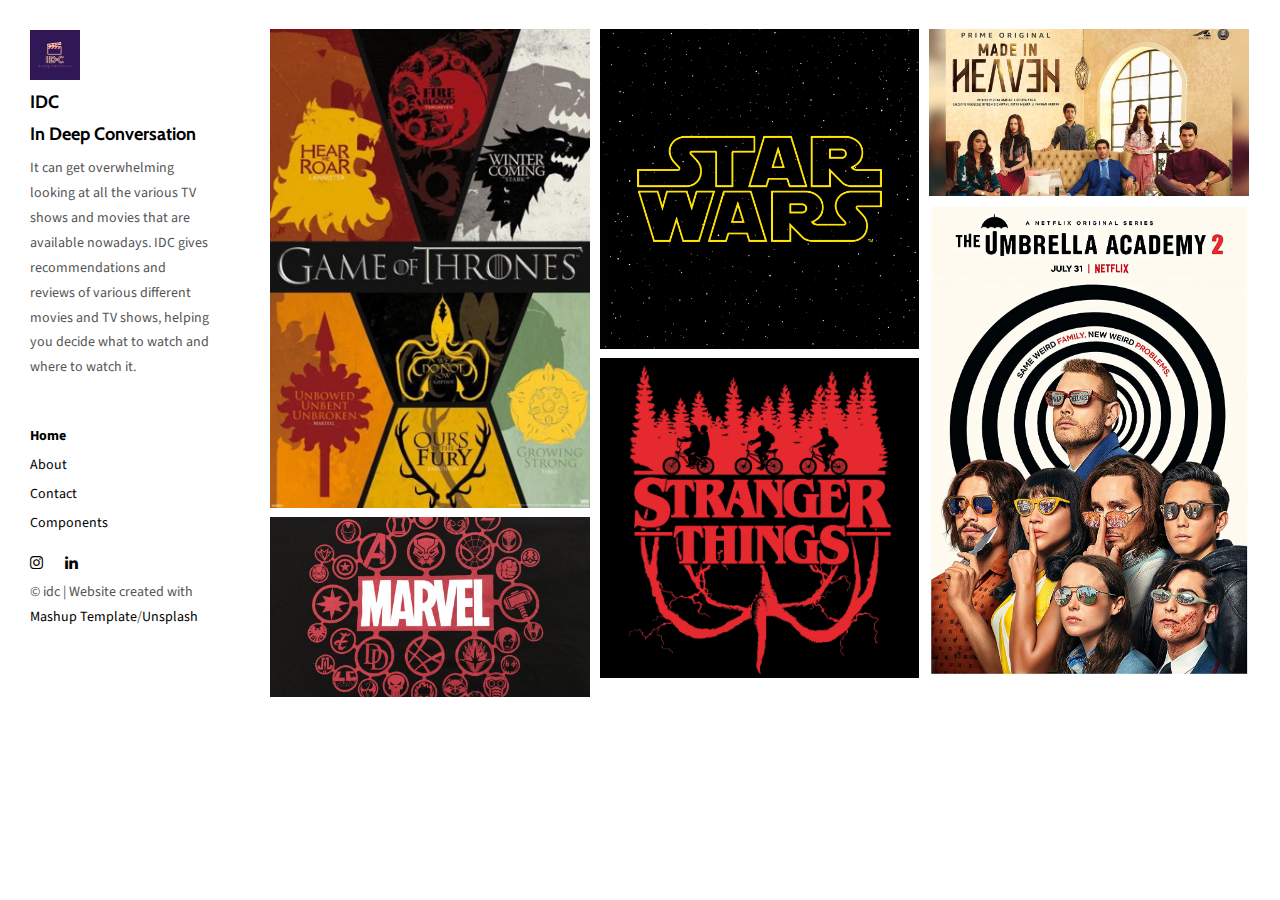
<file: index.html>
<!DOCTYPE html>
<html lang="en">

<head>
  <meta charset="UTF-8">
  <meta content="IE=edge" http-equiv="X-UA-Compatible">
  <meta content="width=device-width,initial-scale=1" name="viewport">
  <meta content="Page description" name="description">
  <meta name="google" content="notranslate" />
  <meta content="Mashup templates have been developped by Orson.io team" name="author">

  <!-- Disable tap highlight on IE -->
  <meta name="msapplication-tap-highlight" content="no">
  
  <link href="./assets/apple-icon-180x180.png" rel="apple-touch-icon">
  <link href="./assets/favicon.ico" rel="icon">



  <title>Title page</title>  

<link href="./main.82cfd66e.css" rel="stylesheet"></head>

<body>

<!-- Add your content of header -->
<header class="">
  <div class="navbar navbar-default visible-xs">
    <button type="button" class="navbar-toggle collapsed">
      <span class="sr-only">Toggle navigation</span>
      <span class="icon-bar"></span>
      <span class="icon-bar"></span>
      <span class="icon-bar"></span>
    </button>
    <a href="./index.html" class="navbar-brand">Mashup Template</a>
  </div>

  <nav class="sidebar">
    <div class="navbar-collapse" id="navbar-collapse">
      <div class="site-header hidden-xs">
          <a class="site-brand" href="./index.html" title="">
            <img class="img-responsive site-logo img-logo" alt="idc-logo" src="./assets/images/idc_logo.jpg">
            IDC<br>In Deep Conversation
          </a>
        <p>It can get overwhelming looking at all the various TV shows and movies that are available nowadays. IDC gives recommendations and reviews of various different movies and TV shows, helping you decide what to watch and where to watch it.</p>
      </div>
      <ul class="nav">
        <li><a href="./index.html" title="">Home</a></li>
        <li><a href="./about.html" title="">About</a></li>
        <!-- <li><a href="./services.html" title="">Services</a></li> -->
        <li><a href="./contact.html" title="">Contact</a></li>
        <li><a href="./components.html" title="">Components</a></li>

      </ul>

      <nav class="nav-footer">
        <p class="nav-footer-social-buttons">
          <a class="fa-icon" href="https://www.instagram.com/indeepconversation/" title="">
            <i class="fa fa-instagram"></i>
          </a>
          <a href="https://www.linkedin.com/in/shagun-johari-966165177/" title="" class="fa-icon">
            <i class="fa fa-linkedin"></i>
          </a>
        </p>
        <p>© idc | Website created with <a href="http://www.mashup-template.com/" title="Create website with free html template">Mashup Template</a>/<a href="https://www.unsplash.com/" title="Beautiful Free Images">Unsplash</a></p>
      </nav>  
    </div> 
  </nav>
</header>
<main class="" id="main-collapse">

<!-- Add your site or app content here -->
 
<div class="hero-full-wrapper">
  <div class="grid">
  <div class="gutter-sizer"></div>
    <div class="grid-sizer"></div>
    
    <div class="grid-item">
      <img class="img-responsive" alt="" src="./assets/images/got.jpg">
      <a href="https://indeepconversation.wixsite.com/idc15/single-post/game-of-thrones-season-8-episode-5-an-episode-full-of-destruction-and-disappointment" class="project-description">
        <div class="project-text-holder">
          <div class="project-text-inner">
            <h3>The Final Episode of Game of Thrones</h3>
            <p>Discover more</p>
          </div>
        </div>
      </a>
    </div>

    
    <div class="grid-item">
      <img class="img-responsive" alt="" src="./assets/images/starwars.webp">
      <a href="https://indeepconversation.wixsite.com/idc15/single-post/first-teaser-of-star-wars-episode-9" class="project-description">
        <div class="project-text-holder">
          <div class="project-text-inner">
            <h3>The New Star Wars Trilogy</h3>
            <p>Discover more</p>
          </div>
        </div>
      </a>
    </div>

    <div class="grid-item">
      <img class="img-responsive" alt="" src="./assets/images/made-in-heaven.jpg">
      <a href="https://indeepconversation.wixsite.com/idc15/single-post/made-in-heaven-2-zoya-akhtar-and-reema-kagti-created-show-coming-back-for-a-second-season" class="project-description">
        <div class="project-text-holder">
          <div class="project-text-inner">
            <h3>Bollywood News:'Made in Heaven'</h3>
            <p>Discover more</p>
          </div>
        </div>
      </a>
    </div>
    <div class="grid-item">
      <img class="img-responsive" alt="" src="./assets/images/umbrella.jpg">
      <a href="https://indeepconversation.wixsite.com/idc15/single-post/binge-watching-the-umbrella-academy" class="project-description">
        <div class="project-text-holder">
          <div class="project-text-inner">
            <h3>Why to Watch The Umbrella Academy</h3>
            <p>Discover more</p>
          </div>
        </div>
      </a>
    </div>
    
    <div class="grid-item">
      <img class="img-responsive" alt="" src="./assets/images/stranger-things.jpg">
      <a href="https://indeepconversation.wixsite.com/idc15/single-post/5-reasons-why-stranger-things-is-worth-watching" class="project-description">
        <div class="project-text-holder">
          <div class="project-text-inner">
            <h3>Why to Watch Stranger Things</h3>
            <p>Discover more</p>
          </div>
        </div>
      </a>
    </div>

    <div class="grid-item">
      <img class="img-responsive" alt="" src="./assets/images/marvel.jpg">
      <a href="https://indeepconversation.wixsite.com/idc15/single-post/the-most-anticipated-year-for-all-marvel-fans" class="project-description">
        <div class="project-text-holder">
          <div class="project-text-inner">
            <h3>Let's Talk About the Marvel Universe</h3>
            <p>Discover more</p>
          </div>
        </div>
      </a>
    </div>
    
  </div>
</div>


<script>
  document.addEventListener("DOMContentLoaded", function (event) {
     masonryBuild();
  });
</script>

</main>

<script>
document.addEventListener("DOMContentLoaded", function (event) {
  navbarToggleSidebar();
  navActivePage();
});
</script>

<!-- Google Analytics: change UA-XXXXX-X to be your site's ID 

<script>
  (function (i, s, o, g, r, a, m) {
    i['GoogleAnalyticsObject'] = r; i[r] = i[r] || function () {
      (i[r].q = i[r].q || []).push(arguments)
    }, i[r].l = 1 * new Date(); a = s.createElement(o),
      m = s.getElementsByTagName(o)[0]; a.async = 1; a.src = g; m.parentNode.insertBefore(a, m)
  })(window, document, 'script', '//www.google-analytics.com/analytics.js', 'ga');
  ga('create', 'UA-XXXXX-X', 'auto');
  ga('send', 'pageview');
</script>

--><script type="text/javascript" src="./main.85741bff.js"></script></body>

</html>
</file>
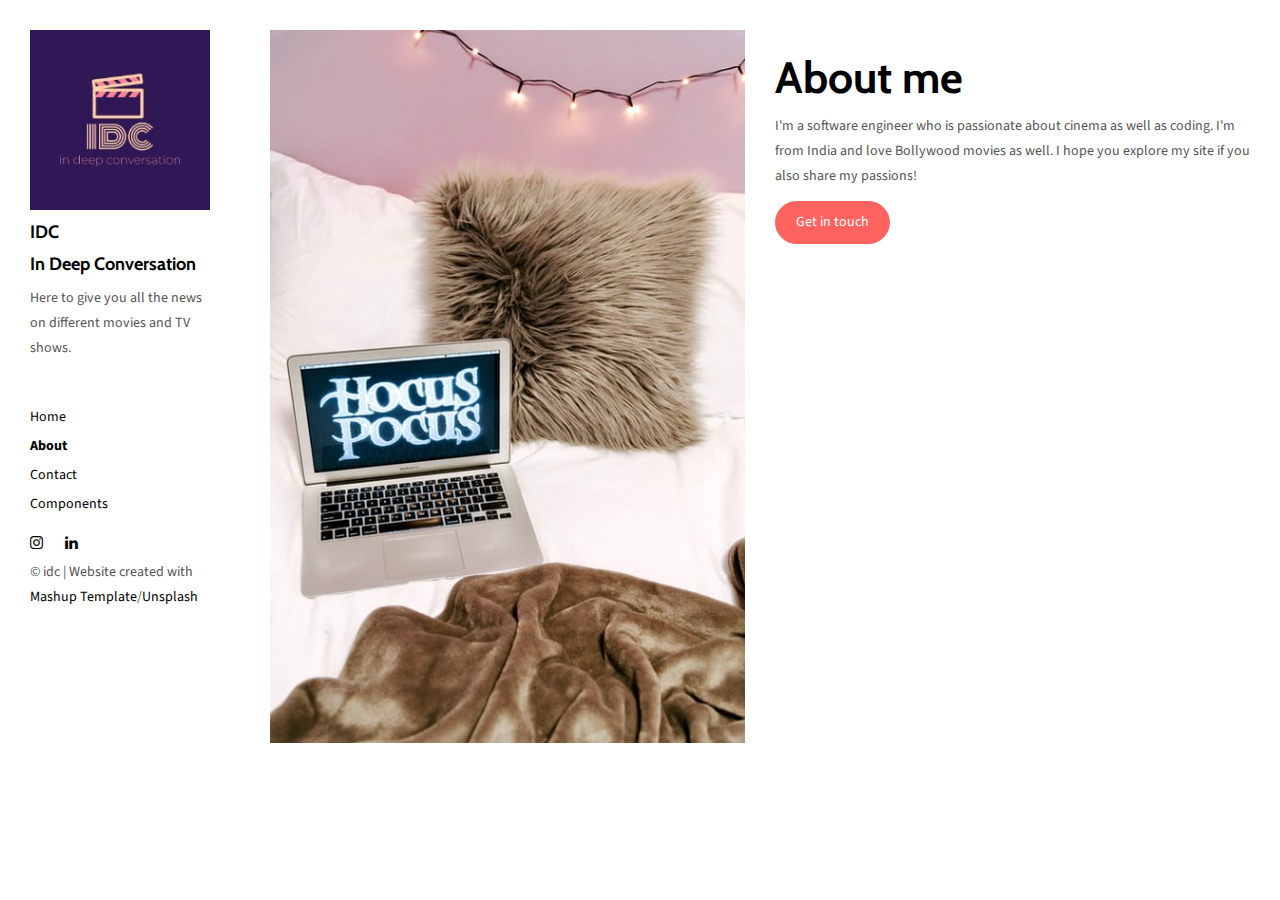
<file: about.html>
<!DOCTYPE html>
<html lang="en">

<head>
  <meta charset="UTF-8">
  <meta content="IE=edge" http-equiv="X-UA-Compatible">
  <meta content="width=device-width,initial-scale=1" name="viewport">
  <meta content="description" name="description">
  <meta name="google" content="notranslate" />
  <meta content="Mashup templates have been developped by Orson.io team" name="author">

  <!-- Disable tap highlight on IE -->
  <meta name="msapplication-tap-highlight" content="no">
  
  <link href="./assets/apple-icon-180x180.png" rel="apple-touch-icon">
  <link href="./assets/favicon.ico" rel="icon">



  <title>Title page</title>  

<link href="./main.82cfd66e.css" rel="stylesheet"></head>

<body>

 <!-- Add your content of header -->
<header class="">
  <div class="navbar navbar-default visible-xs">
    <button type="button" class="navbar-toggle collapsed">
      <span class="sr-only">Toggle navigation</span>
      <span class="icon-bar"></span>
      <span class="icon-bar"></span>
      <span class="icon-bar"></span>
    </button>
    <a href="./index.html" class="navbar-brand">Mashup Template</a>
  </div>

  <nav class="sidebar">
    <div class="navbar-collapse" id="navbar-collapse">
      <div class="site-header hidden-xs">
          <a class="site-brand" href="./index.html" title="">
            <img class="img-responsive site-logo" alt="" src="./assets/images/idc_logo.jpg">
            IDC <br> In Deep Conversation
          </a>
        <p>Here to give you all the news on different movies and TV shows.</p>
      </div>
      <ul class="nav">
        <li><a href="./index.html" title="">Home</a></li>
        <li><a href="./about.html" title="">About</a></li>
        <!-- <li><a href="./services.html" title="">Services</a></li> -->
        <li><a href="./contact.html" title="">Contact</a></li>
        <li><a href="./components.html" title="">Components</a></li>
      </ul>

      <nav class="nav-footer">
        <p class="nav-footer-social-buttons">
          <a class="fa-icon" href="https://www.instagram.com/indeepconversation/" title="">
            <i class="fa fa-instagram"></i>
          </a>
          <a href="https://www.linkedin.com/in/shagun-johari-966165177/" title="" class="fa-icon">
            <i class="fa fa-linkedin"></i>
          </a>
        </p>
        <p>© idc | Website created with <a href="http://www.mashup-template.com/" title="Create website with free html template">Mashup Template</a>/<a href="https://www.unsplash.com/" title="Beautiful Free Images">Unsplash</a></p>
      </nav>  
    </div> 
  </nav>
</header>
<main class="" id="main-collapse">


<div class="row">
  <div class="col-xs-12 col-md-6">
    <img class="img-responsive" alt="" src="./assets/images/about-img.jpg">
  </div>
  <div class="col-xs-12 col-md-6">
    <h1>About me</h1>
    
    <p>I'm a software engineer who is passionate about cinema as well as coding. I'm from India and love Bollywood movies as well. I hope you explore my site if you also share my passions!</p>
        
    <a href="contact.html" class="btn btn-primary" title=""> Get in touch</a>
 </div>
</div>
    
</main>

<script>
document.addEventListener("DOMContentLoaded", function (event) {
  navbarToggleSidebar();
  navActivePage();
});
</script>

<!-- Google Analytics: change UA-XXXXX-X to be your site's ID 

<script>
  (function (i, s, o, g, r, a, m) {
    i['GoogleAnalyticsObject'] = r; i[r] = i[r] || function () {
      (i[r].q = i[r].q || []).push(arguments)
    }, i[r].l = 1 * new Date(); a = s.createElement(o),
      m = s.getElementsByTagName(o)[0]; a.async = 1; a.src = g; m.parentNode.insertBefore(a, m)
  })(window, document, 'script', '//www.google-analytics.com/analytics.js', 'ga');
  ga('create', 'UA-XXXXX-X', 'auto');
  ga('send', 'pageview');
</script>

--> <script type="text/javascript" src="./main.85741bff.js"></script></body>

</html>
</file>
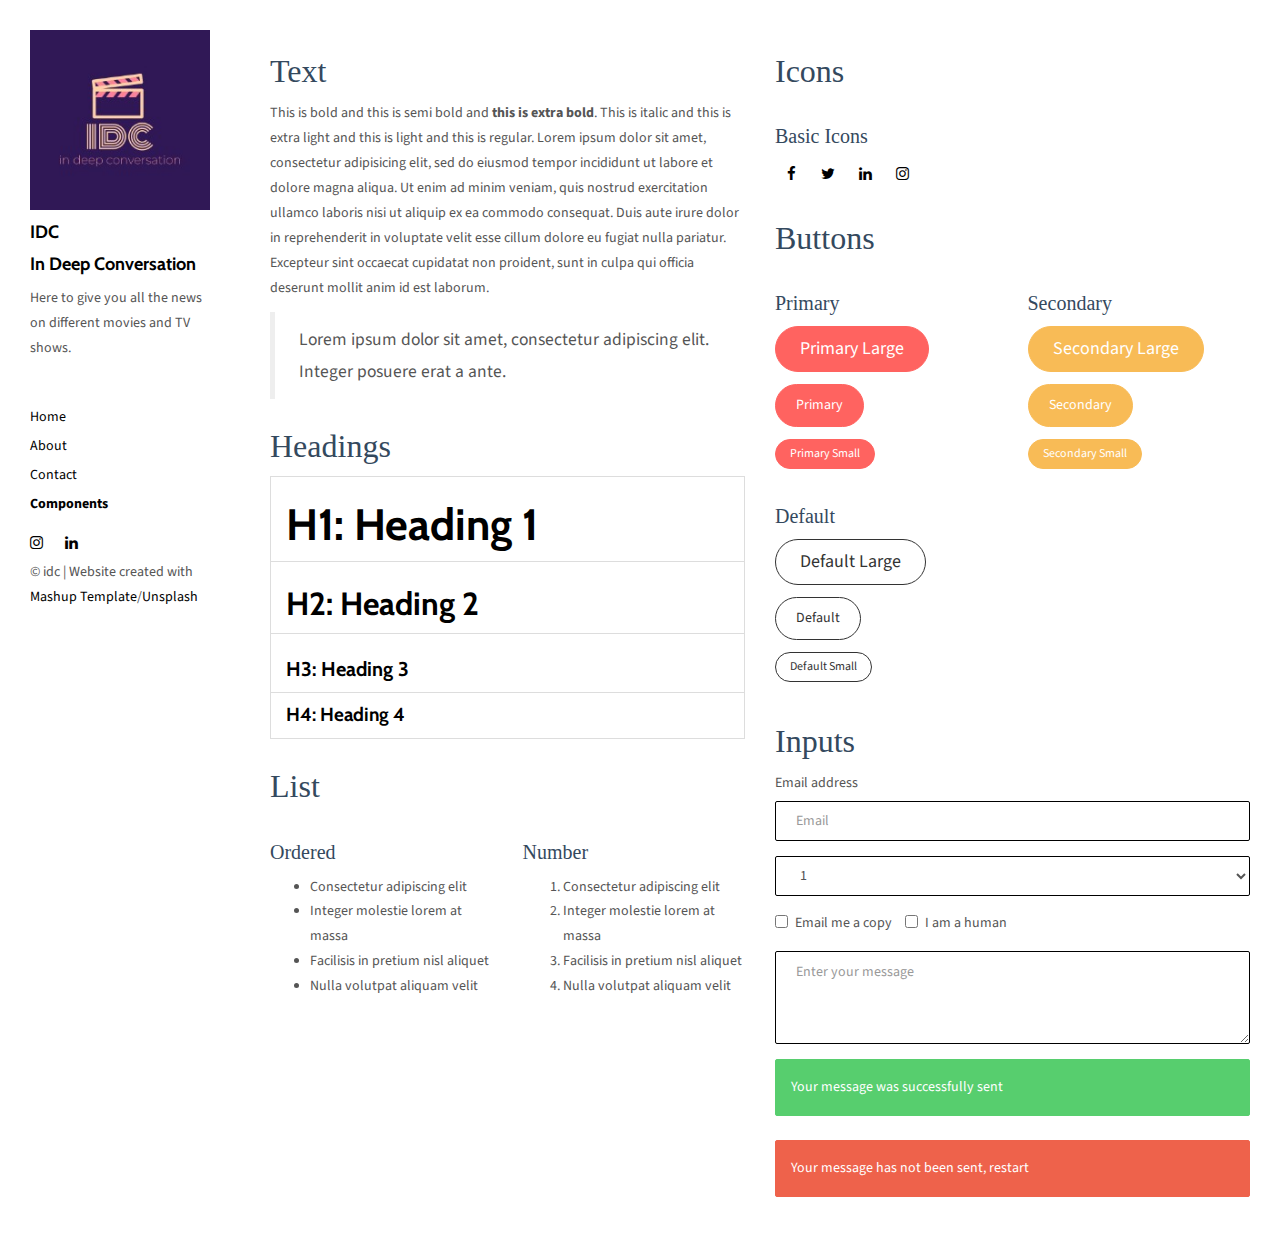
<file: components.html>
<!DOCTYPE html>
<html lang="en">

<head>
  <meta charset="UTF-8">
  <meta content="IE=edge" http-equiv="X-UA-Compatible">
  <meta content="width=device-width,initial-scale=1" name="viewport">
  <meta content="description" name="description">
  <meta name="google" content="notranslate" />
  <meta content="Mashup templates have been developped by Orson.io team" name="author">

  <!-- Disable tap highlight on IE -->
  <meta name="msapplication-tap-highlight" content="no">
  
  <link href="./assets/apple-icon-180x180.png" rel="apple-touch-icon">
  <link href="./assets/favicon.ico" rel="icon">



  <title>Title page</title>  

<link href="./main.82cfd66e.css" rel="stylesheet"></head>

<body>

 <!-- Add your content of header -->
<header class="">
  <div class="navbar navbar-default visible-xs">
    <button type="button" class="navbar-toggle collapsed">
      <span class="sr-only">Toggle navigation</span>
      <span class="icon-bar"></span>
      <span class="icon-bar"></span>
      <span class="icon-bar"></span>
    </button>
    <a href="./index.html" class="navbar-brand">Mashup Template</a>
  </div>

  <nav class="sidebar">
    <div class="navbar-collapse" id="navbar-collapse">
      <div class="site-header hidden-xs">
          <a class="site-brand" href="./index.html" title="">
            <img class="img-responsive site-logo" alt="" src="./assets/images/idc_logo.jpg">
            IDC <br> In Deep Conversation
          </a>
        <p>Here to give you all the news on different movies and TV shows.</p>
      </div>
      <ul class="nav">
        <li><a href="./index.html" title="">Home</a></li>
        <li><a href="./about.html" title="">About</a></li>
        <!-- <li><a href="./services.html" title="">Services</a></li> -->
        <li><a href="./contact.html" title="">Contact</a></li>
        <li><a href="./components.html" title="">Components</a></li>

      </ul>

      <nav class="nav-footer">
        <p class="nav-footer-social-buttons">
          <a class="fa-icon" href="https://www.instagram.com/indeepconversation/" title="">
            <i class="fa fa-instagram"></i>
          </a>
          <a href="https://www.linkedin.com/in/shagun-johari-966165177/" title="" class="fa-icon">
            <i class="fa fa-linkedin"></i>
          </a>
        </p>
        <p>© idc | Website created with <a href="http://www.mashup-template.com/" title="Create website with free html template">Mashup Template</a>/<a href="https://www.unsplash.com/" title="Beautiful Free Images">Unsplash</a></p>
      </nav>  
    </div> 
  </nav>
</header>
<main class="" id="main-collapse">


<!-- Add your site or app content here -->

    <div class="row">
      <div class="col-xs-12 col-md-6">

        <div class="template-example">
          <h2 class="template-title-example">Text</h2>
          <p>This is bold and this is semi bold and <b>this is extra bold</b>. This is italic and this is extra light and this is light
          and this is regular. Lorem ipsum dolor sit amet, consectetur adipisicing elit, sed do eiusmod
          tempor incididunt ut labore et dolore magna aliqua. Ut enim ad minim veniam,
          quis nostrud exercitation ullamco laboris nisi ut aliquip ex ea commodo
          consequat. Duis aute irure dolor in reprehenderit in voluptate velit esse
          cillum dolore eu fugiat nulla pariatur. Excepteur sint occaecat cupidatat non
          proident, sunt in culpa qui officia deserunt mollit anim id est laborum.

          <blockquote>
            <p>Lorem ipsum dolor sit amet, consectetur adipiscing elit. Integer posuere erat a ante.</p>
          </blockquote>
          
          </p>
        </div>

        <div class="template-example">
          <h2 class="template-title-example">Headings</h2>
          
          <table class="table table-bordered">
            <tr><td><h1>H1: Heading 1</h1></td></tr>
            <tr><td><h2>H2: Heading 2</h2></td></tr>
            <tr><td><h3>H3: Heading 3</h3></td></tr>
            <tr><td><h4>H4: Heading 4</h4></td></tr>
          </table>
          
        </div>

        
        <div class="template-example">
          <h2 class="template-title-example">List</h2>
          <div class="row">
            <div class="col-md-6">
              <h3 class="template-title-example">Ordered</h3>
              <ul>
                <li>Consectetur adipiscing elit</li>
                <li>Integer molestie lorem at massa</li>
                <li>Facilisis in pretium nisl aliquet</li>
                <li>Nulla volutpat aliquam velit</li>
              </ul>
            </div>
            <div class="col-md-6">
              <h3 class="template-title-example">Number</h3>
              <ol>
                <li>Consectetur adipiscing elit</li>
                <li>Integer molestie lorem at massa</li>
                <li>Facilisis in pretium nisl aliquet</li>
                <li>Nulla volutpat aliquam velit</li>
              </ol>
            </div>
          </div>
        </div>
        

        
      </div>

      <div class="col-xs-12 col-md-6">
        <div class="template-example">
          <h2 class="template-title-example">Icons</h2>
          
          <div class="row">
            
            <div class="col-md-6">
               <h3 class="template-title-example">Basic Icons</h2>
                <ul class="list-icons">
                  <li>
                    <span class="fa-icon">
                      <i class="fa fa-facebook"></i>
                    </span>
                  </li>
                  <li>
                    <span class="fa-icon">
                      <i class="fa fa-twitter"></i>
                    </span>
                  </li>
                  <li>
                    <span class="fa-icon">
                      <i class="fa fa-linkedin"></i>
                    </span>
                  </li>
                  <li>
                    <span class="fa-icon">
                      <i class="fa fa-instagram"></i>
                    </span>
                  </li>
                </ul>
            </div>

          </div>


          


        </div>

        <div class="template-example">
          <h2 class="template-title-example">Buttons</h2>
          <div class="row">
            <div class="col-md-6">
              <h3 class="template-title-example">Primary</h2>
              <div class="row">
                  <div class="col-md-6">
                  <p><a href="" class="btn btn-primary btn-lg">Primary Large</a></p>
                  <p><a href="" class="btn btn-primary">Primary </a></p>
                  <p><a href="" class="btn btn-primary btn-sm">Primary Small</a></p>
                </div>
              </div>

              <h3 class="template-title-example">Default</h2>
              <div class="row">
                  <div class="col-md-6">
                  <p><a href="" class="btn btn-default btn-lg">Default Large</a></p>
                  <p><a href="" class="btn btn-default">Default </a></p>
                  <p><a href="" class="btn btn-default btn-sm">Default Small</a></p>
                </div>
              </div>

            </div>

            <div class="col-md-6">
              <h3 class="template-title-example">Secondary</h2>
              <div class="row">
                  <div class="col-md-6">
                  <p><a href="" class="btn btn-info btn-lg">Secondary Large</a></p>
                  <p><a href="" class="btn btn-info">Secondary </a></p>
                  <p><a href="" class="btn btn-info btn-sm">Secondary Small</a></p>
                </div>
              </div>
            </div>
          </div>
        </div>
        
        <div class="template-example">
          <h2 class="template-title-example">Inputs</h2>

            <div class="form-group">
              <label for="exampleInputEmail1">Email address</label>
              <input type="email" class="form-control" id="exampleInputEmail1" placeholder="Email">
            </div>

            <div class="form-group">
              <select class="form-control">
                <option>1</option>
                <option>2</option>
                <option>3</option>
                <option>4</option>
                <option>5</option>
              </select>
            </div>

            <div class="form-group">
              <label class="checkbox-inline">
                <input 
                type="checkbox" id="inlineCheckbox1" value="option1"> Email me a copy
              </label>
              <label class="checkbox-inline">
                <input type="checkbox" id="inlineCheckbox2" value="option2"> I am a human
              </label>
            </div>

            <div class="form-group">
              <textarea class="form-control" rows="3" placeholder="Enter your message"></textarea>
            </div>
            
            <div class="alert alert-success" role="alert">Your message was successfully sent</div>
            <div class="alert alert-danger" role="alert">Your message has not been sent, restart</div>
        </div>




      </div>
    </div>
 

</main>

<script>
document.addEventListener("DOMContentLoaded", function (event) {
  navbarToggleSidebar();
  navActivePage();
});
</script>

<!-- Google Analytics: change UA-XXXXX-X to be your site's ID 

<script>
  (function (i, s, o, g, r, a, m) {
    i['GoogleAnalyticsObject'] = r; i[r] = i[r] || function () {
      (i[r].q = i[r].q || []).push(arguments)
    }, i[r].l = 1 * new Date(); a = s.createElement(o),
      m = s.getElementsByTagName(o)[0]; a.async = 1; a.src = g; m.parentNode.insertBefore(a, m)
  })(window, document, 'script', '//www.google-analytics.com/analytics.js', 'ga');
  ga('create', 'UA-XXXXX-X', 'auto');
  ga('send', 'pageview');
</script>

--> <script type="text/javascript" src="./main.85741bff.js"></script></body>

</html>
</file>
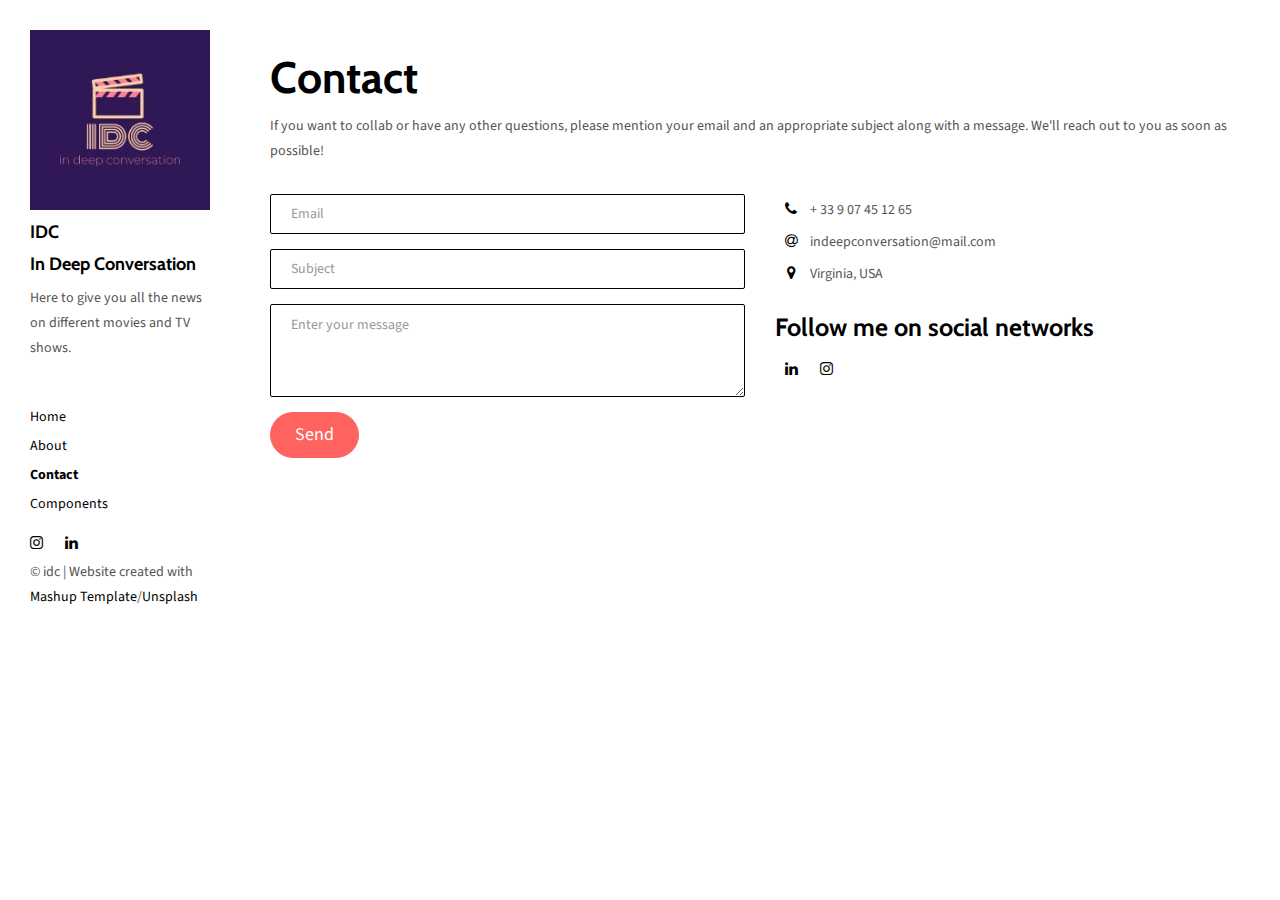
<file: contact.html>
<!DOCTYPE html>
<html lang="en">

<head>
  <meta charset="UTF-8">
  <meta content="IE=edge" http-equiv="X-UA-Compatible">
  <meta content="width=device-width,initial-scale=1" name="viewport">
  <meta content="description" name="description">
  <meta name="google" content="notranslate" />
  <meta content="Mashup templates have been developped by Orson.io team" name="author">

  <!-- Disable tap highlight on IE -->
  <meta name="msapplication-tap-highlight" content="no">
  
  <link href="./assets/apple-icon-180x180.png" rel="apple-touch-icon">
  <link href="./assets/favicon.ico" rel="icon">



  <title>Title page</title>  

<link href="./main.82cfd66e.css" rel="stylesheet"></head>

<body>

 <!-- Add your content of header -->
<header class="">
  <div class="navbar navbar-default visible-xs">
    <button type="button" class="navbar-toggle collapsed">
      <span class="sr-only">Toggle navigation</span>
      <span class="icon-bar"></span>
      <span class="icon-bar"></span>
      <span class="icon-bar"></span>
    </button>
    <a href="./index.html" class="navbar-brand">Mashup Template</a>
  </div>

  <nav class="sidebar">
    <div class="navbar-collapse" id="navbar-collapse">
      <div class="site-header hidden-xs">
          <a class="site-brand" href="./index.html" title="">
            <img class="img-responsive site-logo" alt="" src="./assets/images/idc_logo.jpg">
            IDC <br> In Deep Conversation
          </a>
        <p>Here to give you all the news on different movies and TV shows.</p>
      </div>
      <ul class="nav">
        <li><a href="./index.html" title="">Home</a></li>
        <li><a href="./about.html" title="">About</a></li>
        <!-- <li><a href="./services.html" title="">Services</a></li> -->
        <li><a href="./contact.html" title="">Contact</a></li>
        <li><a href="./components.html" title="">Components</a></li>

      </ul>

      <nav class="nav-footer">
        <p class="nav-footer-social-buttons">
          <a class="fa-icon" href="https://www.instagram.com/indeepconversation/" title="">
            <i class="fa fa-instagram"></i>
          </a>
          <a href="https://www.linkedin.com/in/shagun-johari-966165177/" title="" class="fa-icon">
            <i class="fa fa-linkedin"></i>
          </a>
        </p>
        <p>© idc | Website created with <a href="http://www.mashup-template.com/" title="Create website with free html template">Mashup Template</a>/<a href="https://www.unsplash.com/" title="Beautiful Free Images">Unsplash</a></p>
      </nav>  
    </div> 
  </nav>
</header>
<main class="" id="main-collapse">


<div class="row">
  <div class="col-xs-12">
    <div class="section-container-spacer">
      <h1>Contact</h1>
      <p>If you want to collab or have any other questions, please mention your email and an appropriate subject along with a message. We'll reach out to you as soon as possible!</p>
    </div>
    <div class="section-container-spacer">
       <form action="" class="reveal-content">
          <div class="row">
            <div class="col-md-6">
              <div class="form-group">
                <input type="email" class="form-control" id="email" placeholder="Email">
              </div>
              <div class="form-group">
                <input type="text" class="form-control" id="subject" placeholder="Subject">
              </div>
              <div class="form-group">
                <textarea class="form-control" rows="3" placeholder="Enter your message"></textarea>
              </div>
              <button type="submit" class="btn btn-primary btn-lg">Send</button>
            </div>
            <div class="col-md-6">
              <ul class="list-unstyled address-container">
                <li>
                  <span class="fa-icon">
                    <i class="fa fa-phone" aria-hidden="true"></i>
                  </span>
                  + 33 9 07 45 12 65
                </li>
                <li>
                  <span class="fa-icon">
                    <i class="fa fa-at" aria-hidden="true"></i>
                  </span>
                  indeepconversation@mail.com
                </li>
                <li>
                  <span class="fa-icon">
                    <i class="fa fa fa-map-marker" aria-hidden="true"></i>
                  </span>
                  Virginia, USA
                </li>
              </ul>
              <h3>Follow me on social networks</h3>
              <a href="https://www.linkedin.com/in/shagun-johari-966165177/" title="" class="fa-icon">
                <i class="fa fa-linkedin"></i>
              </a>
              <a class="fa-icon" href="https://www.instagram.com/indeepconversation/" title="">
                <i class="fa fa-instagram"></i>
              </a>
            </div>
          </div>
        </form>
    </div>
  </div>
</div>


</main>

<script>
document.addEventListener("DOMContentLoaded", function (event) {
  navbarToggleSidebar();
  navActivePage();
});
</script>

<!-- Google Analytics: change UA-XXXXX-X to be your site's ID 

<script>
  (function (i, s, o, g, r, a, m) {
    i['GoogleAnalyticsObject'] = r; i[r] = i[r] || function () {
      (i[r].q = i[r].q || []).push(arguments)
    }, i[r].l = 1 * new Date(); a = s.createElement(o),
      m = s.getElementsByTagName(o)[0]; a.async = 1; a.src = g; m.parentNode.insertBefore(a, m)
  })(window, document, 'script', '//www.google-analytics.com/analytics.js', 'ga');
  ga('create', 'UA-XXXXX-X', 'auto');
  ga('send', 'pageview');
</script>

--> <script type="text/javascript" src="./main.85741bff.js"></script></body>

</html>
</file>
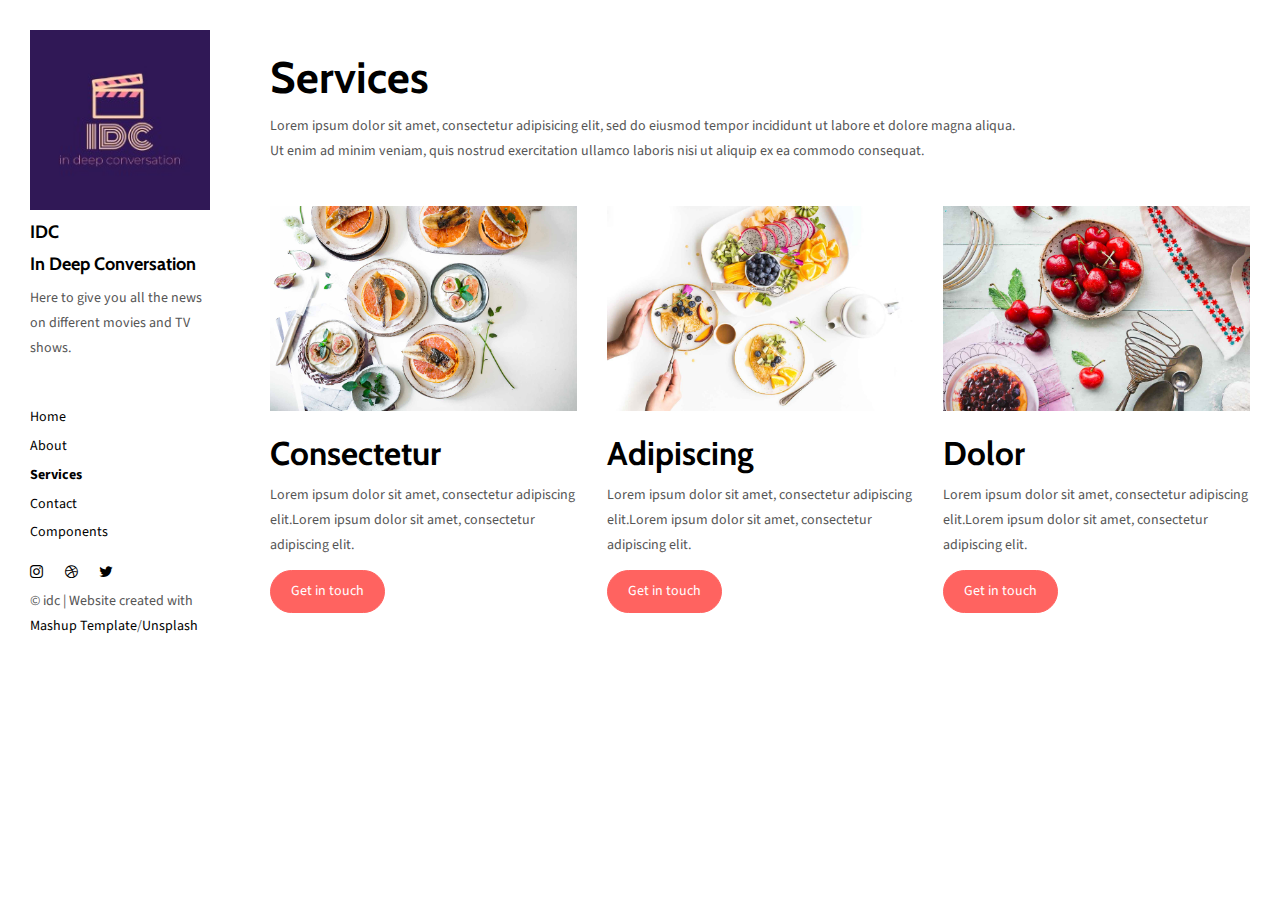
<file: services.html>
<!DOCTYPE html>
<html lang="en">

<head>
  <meta charset="UTF-8">
  <meta content="IE=edge" http-equiv="X-UA-Compatible">
  <meta content="width=device-width,initial-scale=1" name="viewport">
  <meta content="description" name="description">
  <meta name="google" content="notranslate" />
  <meta content="Mashup templates have been developped by Orson.io team" name="author">

  <!-- Disable tap highlight on IE -->
  <meta name="msapplication-tap-highlight" content="no">
  
  <link href="./assets/apple-icon-180x180.png" rel="apple-touch-icon">
  <link href="./assets/favicon.ico" rel="icon">



  <title>Title page</title>  

<link href="./main.82cfd66e.css" rel="stylesheet"></head>

<body>

 <!-- Add your content of header -->
<header class="">
  <div class="navbar navbar-default visible-xs">
    <button type="button" class="navbar-toggle collapsed">
      <span class="sr-only">Toggle navigation</span>
      <span class="icon-bar"></span>
      <span class="icon-bar"></span>
      <span class="icon-bar"></span>
    </button>
    <a href="./index.html" class="navbar-brand">Mashup Template</a>
  </div>

  <nav class="sidebar">
    <div class="navbar-collapse" id="navbar-collapse">
      <div class="site-header hidden-xs">
          <a class="site-brand" href="./index.html" title="">
            <img class="img-responsive site-logo" alt="" src="./assets/images/idc_logo.jpg">
            IDC <br> In Deep Conversation
          </a>
        <p>Here to give you all the news on different movies and TV shows.</p>
      </div>
      <ul class="nav">
        <li><a href="./index.html" title="">Home</a></li>
        <li><a href="./about.html" title="">About</a></li>
        <li><a href="./services.html" title="">Services</a></li>
        <li><a href="./contact.html" title="">Contact</a></li>
        <li><a href="./components.html" title="">Components</a></li>

      </ul>

      <nav class="nav-footer">
        <p class="nav-footer-social-buttons">
          <a class="fa-icon" href="https://www.instagram.com/" title="">
            <i class="fa fa-instagram"></i>
          </a>
          <a class="fa-icon" href="https://dribbble.com/" title="">
            <i class="fa fa-dribbble"></i>
          </a>
          <a class="fa-icon" href="https://twitter.com/" title="">
            <i class="fa fa-twitter"></i>
          </a>
        </p>
        <p>© idc | Website created with <a href="http://www.mashup-template.com/" title="Create website with free html template">Mashup Template</a>/<a href="https://www.unsplash.com/" title="Beautiful Free Images">Unsplash</a></p>
      </nav>  
    </div> 
  </nav>
</header>
<main class="" id="main-collapse">


<div class="row">
  <div class="col-xs-12 section-container-spacer">
    <h1>Services</h1>
    <p>Lorem ipsum dolor sit amet, consectetur adipisicing elit, sed do eiusmod
      tempor incididunt ut labore et dolore magna aliqua. <br>Ut enim ad minim veniam,
      quis nostrud exercitation ullamco laboris nisi ut aliquip ex ea commodo
      consequat.</p>
  </div>

  <div class="col-xs-12 col-md-4 section-container-spacer">
    <img class="img-responsive" alt="" src="./assets/images/img-12.jpg">
    <h2>Consectetur</h2>
    <p>Lorem ipsum dolor sit amet, consectetur adipiscing elit.Lorem ipsum dolor sit amet, consectetur adipiscing elit.</p>
    <a href="./contact.html" class="btn btn-primary" title=""> Get in touch</a>
  </div>

  <div class="col-xs-12 col-md-4 section-container-spacer">
    <img class="img-responsive" alt="" src="./assets/images/img-13.jpg">
    <h2>Adipiscing</h2>
    <p>Lorem ipsum dolor sit amet, consectetur adipiscing elit.Lorem ipsum dolor sit amet, consectetur adipiscing elit.</p>
    <a href="./contact.html" class="btn btn-primary" title=""> Get in touch</a>
  </div>

  <div class="col-xs-12 col-md-4 section-container-spacer">
    <img class="img-responsive" alt="" src="./assets/images/img-14.jpg">
    <h2>Dolor</h2>
    <p>Lorem ipsum dolor sit amet, consectetur adipiscing elit.Lorem ipsum dolor sit amet, consectetur adipiscing elit.</p>
    <a href="./contact.html" class="btn btn-primary" title=""> Get in touch</a>
  </div>

</div>


</main>

<script>
document.addEventListener("DOMContentLoaded", function (event) {
  navbarToggleSidebar();
  navActivePage();
});
</script>

<!-- Google Analytics: change UA-XXXXX-X to be your site's ID 

<script>
  (function (i, s, o, g, r, a, m) {
    i['GoogleAnalyticsObject'] = r; i[r] = i[r] || function () {
      (i[r].q = i[r].q || []).push(arguments)
    }, i[r].l = 1 * new Date(); a = s.createElement(o),
      m = s.getElementsByTagName(o)[0]; a.async = 1; a.src = g; m.parentNode.insertBefore(a, m)
  })(window, document, 'script', '//www.google-analytics.com/analytics.js', 'ga');
  ga('create', 'UA-XXXXX-X', 'auto');
  ga('send', 'pageview');
</script>

--> <script type="text/javascript" src="./main.85741bff.js"></script></body>

</html>
</file>
<file: main.82cfd66e.css>
@import url(https://fonts.googleapis.com/css?family=Cabin:400,700|Source+Sans+Pro:400,700);@import url(https://maxcdn.bootstrapcdn.com/font-awesome/4.7.0/css/font-awesome.min.css);/*!
 * Bootstrap v3.3.7 (http://getbootstrap.com)
 * Copyright 2011-2016 Twitter, Inc.
 * Licensed under MIT (https://github.com/twbs/bootstrap/blob/master/LICENSE)
 */
/*! normalize.css v3.0.3 | MIT License | github.com/necolas/normalize.css */html{font-family:sans-serif;-ms-text-size-adjust:100%;-webkit-text-size-adjust:100%}body{margin:0}article,aside,details,figcaption,figure,footer,header,hgroup,main,menu,nav,section,summary{display:block}audio,canvas,progress,video{display:inline-block;vertical-align:baseline}audio:not([controls]){display:none;height:0}[hidden],template{display:none}a{background-color:transparent}a:active,a:hover{outline:0}abbr[title]{border-bottom:1px dotted}b,strong{font-weight:700}dfn{font-style:italic}h1{font-size:2em;margin:.67em 0}mark{background:#ff0;color:#000}small{font-size:80%}sub,sup{font-size:75%;line-height:0;position:relative;vertical-align:baseline}sup{top:-.5em}sub{bottom:-.25em}img{border:0}svg:not(:root){overflow:hidden}figure{margin:1em 40px}hr{box-sizing:content-box;height:0}pre{overflow:auto}code,kbd,pre,samp{font-family:monospace,monospace;font-size:1em}button,input,optgroup,select,textarea{color:inherit;font:inherit;margin:0}button{overflow:visible}button,select{text-transform:none}button,html input[type=button],input[type=reset],input[type=submit]{-webkit-appearance:button;cursor:pointer}button[disabled],html input[disabled]{cursor:default}button::-moz-focus-inner,input::-moz-focus-inner{border:0;padding:0}input{line-height:normal}input[type=checkbox],input[type=radio]{box-sizing:border-box;padding:0}input[type=number]::-webkit-inner-spin-button,input[type=number]::-webkit-outer-spin-button{height:auto}input[type=search]{-webkit-appearance:textfield;box-sizing:content-box}input[type=search]::-webkit-search-cancel-button,input[type=search]::-webkit-search-decoration{-webkit-appearance:none}fieldset{border:1px solid silver;margin:0 2px;padding:.35em .625em .75em}textarea{overflow:auto}optgroup{font-weight:700}table{border-collapse:collapse;border-spacing:0}td,th{padding:0}

/*! Source: https://github.com/h5bp/html5-boilerplate/blob/master/src/css/main.css */@media print{*,:after,:before{background:transparent!important;color:#000!important;box-shadow:none!important;text-shadow:none!important}a,a:visited{text-decoration:underline}a[href]:after{content:" (" attr(href) ")"}abbr[title]:after{content:" (" attr(title) ")"}a[href^="#"]:after,a[href^="javascript:"]:after{content:""}blockquote,pre{border:1px solid #999;page-break-inside:avoid}thead{display:table-header-group}img,tr{page-break-inside:avoid}img{max-width:100%!important}h2,h3,p{orphans:3;widows:3}h2,h3{page-break-after:avoid}.navbar{display:none}.btn>.caret,.dropup>.btn>.caret{border-top-color:#000!important}.label{border:1px solid #000}.table{border-collapse:collapse!important}.table td,.table th{background-color:#fff!important}.table-bordered td,.table-bordered th{border:1px solid #ddd!important}}*,:after,:before{-webkit-box-sizing:border-box;-moz-box-sizing:border-box;box-sizing:border-box}html{font-size:10px;-webkit-tap-highlight-color:transparent}body{font-family:Source Sans Pro,Helvetica,Arial,sans-serif;font-size:14px;line-height:1.78;color:#555;background-color:#fff}button,input,select,textarea{font-family:inherit;font-size:inherit;line-height:inherit}a{color:#ff6360;text-decoration:none}a:focus,a:hover{color:#ff1814;text-decoration:underline}a:focus{outline:5px auto -webkit-focus-ring-color;outline-offset:-2px}figure{margin:0}img{vertical-align:middle}.img-responsive{display:block;max-width:100%;height:auto}.img-logo{height: 50px; width: 50px;}.img-rounded{border-radius:2px}.img-thumbnail{padding:4px;line-height:1.78;background-color:#fff;border:1px solid #ddd;border-radius:2px;-webkit-transition:all .2s ease-in-out;-o-transition:all .2s ease-in-out;transition:all .2s ease-in-out;display:inline-block;max-width:100%;height:auto}.img-circle{border-radius:50%}hr{margin-top:24px;margin-bottom:24px;border:0;border-top:1px solid #eee}.sr-only{position:absolute;width:1px;height:1px;margin:-1px;padding:0;overflow:hidden;clip:rect(0,0,0,0);border:0}.sr-only-focusable:active,.sr-only-focusable:focus{position:static;width:auto;height:auto;margin:0;overflow:visible;clip:auto}[role=button]{cursor:pointer}.h1,.h2,.h3,.h4,.h5,.h6,h1,h2,h3,h4,h5,h6{font-family:Cabin,Helvetica,Arial,sans-serif;font-weight:700;line-height:1.1;color:#000}.h1 .small,.h1 small,.h2 .small,.h2 small,.h3 .small,.h3 small,.h4 .small,.h4 small,.h5 .small,.h5 small,.h6 .small,.h6 small,h1 .small,h1 small,h2 .small,h2 small,h3 .small,h3 small,h4 .small,h4 small,h5 .small,h5 small,h6 .small,h6 small{font-weight:400;line-height:1;color:#777}.h1,.h2,.h3,h1,h2,h3{margin-top:24px;margin-bottom:12px}.h1 .small,.h1 small,.h2 .small,.h2 small,.h3 .small,.h3 small,h1 .small,h1 small,h2 .small,h2 small,h3 .small,h3 small{font-size:65%}.h4,.h5,.h6,h4,h5,h6{margin-top:12px;margin-bottom:12px}.h4 .small,.h4 small,.h5 .small,.h5 small,.h6 .small,.h6 small,h4 .small,h4 small,h5 .small,h5 small,h6 .small,h6 small{font-size:75%}.h1,h1{font-size:44px}.h2,h2{font-size:33px}.h3,h3{font-size:25px}.h4,h4{font-size:19px}.h5,h5{font-size:14px}.h6,h6{font-size:12px}p{margin:0 0 12px}.lead{margin-bottom:24px;font-size:16px;font-weight:300;line-height:1.4}@media (min-width:768px){.lead{font-size:21px}}.small,small{font-size:85%}.mark,mark{background-color:#fcf8e3;padding:.2em}.text-left{text-align:left}.text-right{text-align:right}.text-center{text-align:center}.text-justify{text-align:justify}.text-nowrap{white-space:nowrap}.text-lowercase{text-transform:lowercase}.initialism,.text-uppercase{text-transform:uppercase}.text-capitalize{text-transform:capitalize}.text-muted{color:#777}.text-primary{color:#ff6360}a.text-primary:focus,a.text-primary:hover{color:#ff312d}.text-success{color:#fff}a.text-success:focus,a.text-success:hover{color:#e6e6e6}.text-info{color:#31708f}a.text-info:focus,a.text-info:hover{color:#245269}.text-warning{color:#8a6d3b}a.text-warning:focus,a.text-warning:hover{color:#66512c}.text-danger{color:#fff}a.text-danger:focus,a.text-danger:hover{color:#e6e6e6}.bg-primary{color:#fff;background-color:#ff6360}a.bg-primary:focus,a.bg-primary:hover{background-color:#ff312d}.bg-success{background-color:#57ce6e}a.bg-success:focus,a.bg-success:hover{background-color:#37bb50}.bg-info{background-color:#d9edf7}a.bg-info:focus,a.bg-info:hover{background-color:#afd9ee}.bg-warning{background-color:#fcf8e3}a.bg-warning:focus,a.bg-warning:hover{background-color:#f7ecb5}.bg-danger{background-color:#ee624b}a.bg-danger:focus,a.bg-danger:hover{background-color:#ea391c}.page-header{padding-bottom:11px;margin:48px 0 24px;border-bottom:1px solid #eee}ol,ul{margin-top:0;margin-bottom:12px}ol ol,ol ul,ul ol,ul ul{margin-bottom:0}.list-inline,.list-unstyled{padding-left:0;list-style:none}.list-inline{margin-left:-5px}.list-inline>li{display:inline-block;padding-left:5px;padding-right:5px}dl{margin-top:0;margin-bottom:24px}dd,dt{line-height:1.78}dt{font-weight:700}dd{margin-left:0}.dl-horizontal dd:after,.dl-horizontal dd:before{content:" ";display:table}.dl-horizontal dd:after{clear:both}@media (min-width:768px){.dl-horizontal dt{float:left;width:160px;clear:left;text-align:right;overflow:hidden;text-overflow:ellipsis;white-space:nowrap}.dl-horizontal dd{margin-left:180px}}abbr[data-original-title],abbr[title]{cursor:help;border-bottom:1px dotted #777}.initialism{font-size:90%}blockquote{padding:12px 24px;margin:0 0 24px;font-size:17.5px;border-left:5px solid #eee}blockquote ol:last-child,blockquote p:last-child,blockquote ul:last-child{margin-bottom:0}blockquote .small,blockquote footer,blockquote small{display:block;font-size:80%;line-height:1.78;color:#777}blockquote .small:before,blockquote footer:before,blockquote small:before{content:"\2014   \A0"}.blockquote-reverse,blockquote.pull-right{padding-right:15px;padding-left:0;border-right:5px solid #eee;border-left:0;text-align:right}.blockquote-reverse .small:before,.blockquote-reverse footer:before,.blockquote-reverse small:before,blockquote.pull-right .small:before,blockquote.pull-right footer:before,blockquote.pull-right small:before{content:""}.blockquote-reverse .small:after,.blockquote-reverse footer:after,.blockquote-reverse small:after,blockquote.pull-right .small:after,blockquote.pull-right footer:after,blockquote.pull-right small:after{content:"\A0   \2014"}address{margin-bottom:24px;font-style:normal;line-height:1.78}code,kbd,pre,samp{font-family:Menlo,Monaco,Consolas,Courier New,monospace}code{color:#c7254e;background-color:#f9f2f4}code,kbd{padding:2px 4px;font-size:90%;border-radius:2px}kbd{color:#fff;background-color:#333;box-shadow:inset 0 -1px 0 rgba(0,0,0,.25)}kbd kbd{padding:0;font-size:100%;font-weight:700;box-shadow:none}pre{display:block;padding:11.5px;margin:0 0 12px;font-size:13px;line-height:1.78;word-break:break-all;word-wrap:break-word;color:#333;background-color:#f5f5f5;border:1px solid #ccc;border-radius:2px}pre code{padding:0;font-size:inherit;color:inherit;white-space:pre-wrap;background-color:transparent;border-radius:0}.pre-scrollable{max-height:340px;overflow-y:scroll}.container{margin-right:auto;margin-left:auto;padding-left:15px;padding-right:15px}.container:after,.container:before{content:" ";display:table}.container:after{clear:both}@media (min-width:768px){.container{width:750px}}@media (min-width:992px){.container{width:970px}}@media (min-width:1200px){.container{width:1170px}}.container-fluid{margin-right:auto;margin-left:auto;padding-left:15px;padding-right:15px}.container-fluid:after,.container-fluid:before{content:" ";display:table}.container-fluid:after{clear:both}.row{margin-left:-15px;margin-right:-15px}.row:after,.row:before{content:" ";display:table}.row:after{clear:both}.col-lg-1,.col-lg-2,.col-lg-3,.col-lg-4,.col-lg-5,.col-lg-6,.col-lg-7,.col-lg-8,.col-lg-9,.col-lg-10,.col-lg-11,.col-lg-12,.col-md-1,.col-md-2,.col-md-3,.col-md-4,.col-md-5,.col-md-6,.col-md-7,.col-md-8,.col-md-9,.col-md-10,.col-md-11,.col-md-12,.col-sm-1,.col-sm-2,.col-sm-3,.col-sm-4,.col-sm-5,.col-sm-6,.col-sm-7,.col-sm-8,.col-sm-9,.col-sm-10,.col-sm-11,.col-sm-12,.col-xs-1,.col-xs-2,.col-xs-3,.col-xs-4,.col-xs-5,.col-xs-6,.col-xs-7,.col-xs-8,.col-xs-9,.col-xs-10,.col-xs-11,.col-xs-12{position:relative;min-height:1px;padding-left:15px;padding-right:15px}.col-xs-1,.col-xs-2,.col-xs-3,.col-xs-4,.col-xs-5,.col-xs-6,.col-xs-7,.col-xs-8,.col-xs-9,.col-xs-10,.col-xs-11,.col-xs-12{float:left}.col-xs-1{width:8.33333%}.col-xs-2{width:16.66667%}.col-xs-3{width:25%}.col-xs-4{width:33.33333%}.col-xs-5{width:41.66667%}.col-xs-6{width:50%}.col-xs-7{width:58.33333%}.col-xs-8{width:66.66667%}.col-xs-9{width:75%}.col-xs-10{width:83.33333%}.col-xs-11{width:91.66667%}.col-xs-12{width:100%}.col-xs-pull-0{right:auto}.col-xs-pull-1{right:8.33333%}.col-xs-pull-2{right:16.66667%}.col-xs-pull-3{right:25%}.col-xs-pull-4{right:33.33333%}.col-xs-pull-5{right:41.66667%}.col-xs-pull-6{right:50%}.col-xs-pull-7{right:58.33333%}.col-xs-pull-8{right:66.66667%}.col-xs-pull-9{right:75%}.col-xs-pull-10{right:83.33333%}.col-xs-pull-11{right:91.66667%}.col-xs-pull-12{right:100%}.col-xs-push-0{left:auto}.col-xs-push-1{left:8.33333%}.col-xs-push-2{left:16.66667%}.col-xs-push-3{left:25%}.col-xs-push-4{left:33.33333%}.col-xs-push-5{left:41.66667%}.col-xs-push-6{left:50%}.col-xs-push-7{left:58.33333%}.col-xs-push-8{left:66.66667%}.col-xs-push-9{left:75%}.col-xs-push-10{left:83.33333%}.col-xs-push-11{left:91.66667%}.col-xs-push-12{left:100%}.col-xs-offset-0{margin-left:0}.col-xs-offset-1{margin-left:8.33333%}.col-xs-offset-2{margin-left:16.66667%}.col-xs-offset-3{margin-left:25%}.col-xs-offset-4{margin-left:33.33333%}.col-xs-offset-5{margin-left:41.66667%}.col-xs-offset-6{margin-left:50%}.col-xs-offset-7{margin-left:58.33333%}.col-xs-offset-8{margin-left:66.66667%}.col-xs-offset-9{margin-left:75%}.col-xs-offset-10{margin-left:83.33333%}.col-xs-offset-11{margin-left:91.66667%}.col-xs-offset-12{margin-left:100%}@media (min-width:768px){.col-sm-1,.col-sm-2,.col-sm-3,.col-sm-4,.col-sm-5,.col-sm-6,.col-sm-7,.col-sm-8,.col-sm-9,.col-sm-10,.col-sm-11,.col-sm-12{float:left}.col-sm-1{width:8.33333%}.col-sm-2{width:16.66667%}.col-sm-3{width:25%}.col-sm-4{width:33.33333%}.col-sm-5{width:41.66667%}.col-sm-6{width:50%}.col-sm-7{width:58.33333%}.col-sm-8{width:66.66667%}.col-sm-9{width:75%}.col-sm-10{width:83.33333%}.col-sm-11{width:91.66667%}.col-sm-12{width:100%}.col-sm-pull-0{right:auto}.col-sm-pull-1{right:8.33333%}.col-sm-pull-2{right:16.66667%}.col-sm-pull-3{right:25%}.col-sm-pull-4{right:33.33333%}.col-sm-pull-5{right:41.66667%}.col-sm-pull-6{right:50%}.col-sm-pull-7{right:58.33333%}.col-sm-pull-8{right:66.66667%}.col-sm-pull-9{right:75%}.col-sm-pull-10{right:83.33333%}.col-sm-pull-11{right:91.66667%}.col-sm-pull-12{right:100%}.col-sm-push-0{left:auto}.col-sm-push-1{left:8.33333%}.col-sm-push-2{left:16.66667%}.col-sm-push-3{left:25%}.col-sm-push-4{left:33.33333%}.col-sm-push-5{left:41.66667%}.col-sm-push-6{left:50%}.col-sm-push-7{left:58.33333%}.col-sm-push-8{left:66.66667%}.col-sm-push-9{left:75%}.col-sm-push-10{left:83.33333%}.col-sm-push-11{left:91.66667%}.col-sm-push-12{left:100%}.col-sm-offset-0{margin-left:0}.col-sm-offset-1{margin-left:8.33333%}.col-sm-offset-2{margin-left:16.66667%}.col-sm-offset-3{margin-left:25%}.col-sm-offset-4{margin-left:33.33333%}.col-sm-offset-5{margin-left:41.66667%}.col-sm-offset-6{margin-left:50%}.col-sm-offset-7{margin-left:58.33333%}.col-sm-offset-8{margin-left:66.66667%}.col-sm-offset-9{margin-left:75%}.col-sm-offset-10{margin-left:83.33333%}.col-sm-offset-11{margin-left:91.66667%}.col-sm-offset-12{margin-left:100%}}@media (min-width:992px){.col-md-1,.col-md-2,.col-md-3,.col-md-4,.col-md-5,.col-md-6,.col-md-7,.col-md-8,.col-md-9,.col-md-10,.col-md-11,.col-md-12{float:left}.col-md-1{width:8.33333%}.col-md-2{width:16.66667%}.col-md-3{width:25%}.col-md-4{width:33.33333%}.col-md-5{width:41.66667%}.col-md-6{width:50%}.col-md-7{width:58.33333%}.col-md-8{width:66.66667%}.col-md-9{width:75%}.col-md-10{width:83.33333%}.col-md-11{width:91.66667%}.col-md-12{width:100%}.col-md-pull-0{right:auto}.col-md-pull-1{right:8.33333%}.col-md-pull-2{right:16.66667%}.col-md-pull-3{right:25%}.col-md-pull-4{right:33.33333%}.col-md-pull-5{right:41.66667%}.col-md-pull-6{right:50%}.col-md-pull-7{right:58.33333%}.col-md-pull-8{right:66.66667%}.col-md-pull-9{right:75%}.col-md-pull-10{right:83.33333%}.col-md-pull-11{right:91.66667%}.col-md-pull-12{right:100%}.col-md-push-0{left:auto}.col-md-push-1{left:8.33333%}.col-md-push-2{left:16.66667%}.col-md-push-3{left:25%}.col-md-push-4{left:33.33333%}.col-md-push-5{left:41.66667%}.col-md-push-6{left:50%}.col-md-push-7{left:58.33333%}.col-md-push-8{left:66.66667%}.col-md-push-9{left:75%}.col-md-push-10{left:83.33333%}.col-md-push-11{left:91.66667%}.col-md-push-12{left:100%}.col-md-offset-0{margin-left:0}.col-md-offset-1{margin-left:8.33333%}.col-md-offset-2{margin-left:16.66667%}.col-md-offset-3{margin-left:25%}.col-md-offset-4{margin-left:33.33333%}.col-md-offset-5{margin-left:41.66667%}.col-md-offset-6{margin-left:50%}.col-md-offset-7{margin-left:58.33333%}.col-md-offset-8{margin-left:66.66667%}.col-md-offset-9{margin-left:75%}.col-md-offset-10{margin-left:83.33333%}.col-md-offset-11{margin-left:91.66667%}.col-md-offset-12{margin-left:100%}}@media (min-width:1200px){.col-lg-1,.col-lg-2,.col-lg-3,.col-lg-4,.col-lg-5,.col-lg-6,.col-lg-7,.col-lg-8,.col-lg-9,.col-lg-10,.col-lg-11,.col-lg-12{float:left}.col-lg-1{width:8.33333%}.col-lg-2{width:16.66667%}.col-lg-3{width:25%}.col-lg-4{width:33.33333%}.col-lg-5{width:41.66667%}.col-lg-6{width:50%}.col-lg-7{width:58.33333%}.col-lg-8{width:66.66667%}.col-lg-9{width:75%}.col-lg-10{width:83.33333%}.col-lg-11{width:91.66667%}.col-lg-12{width:100%}.col-lg-pull-0{right:auto}.col-lg-pull-1{right:8.33333%}.col-lg-pull-2{right:16.66667%}.col-lg-pull-3{right:25%}.col-lg-pull-4{right:33.33333%}.col-lg-pull-5{right:41.66667%}.col-lg-pull-6{right:50%}.col-lg-pull-7{right:58.33333%}.col-lg-pull-8{right:66.66667%}.col-lg-pull-9{right:75%}.col-lg-pull-10{right:83.33333%}.col-lg-pull-11{right:91.66667%}.col-lg-pull-12{right:100%}.col-lg-push-0{left:auto}.col-lg-push-1{left:8.33333%}.col-lg-push-2{left:16.66667%}.col-lg-push-3{left:25%}.col-lg-push-4{left:33.33333%}.col-lg-push-5{left:41.66667%}.col-lg-push-6{left:50%}.col-lg-push-7{left:58.33333%}.col-lg-push-8{left:66.66667%}.col-lg-push-9{left:75%}.col-lg-push-10{left:83.33333%}.col-lg-push-11{left:91.66667%}.col-lg-push-12{left:100%}.col-lg-offset-0{margin-left:0}.col-lg-offset-1{margin-left:8.33333%}.col-lg-offset-2{margin-left:16.66667%}.col-lg-offset-3{margin-left:25%}.col-lg-offset-4{margin-left:33.33333%}.col-lg-offset-5{margin-left:41.66667%}.col-lg-offset-6{margin-left:50%}.col-lg-offset-7{margin-left:58.33333%}.col-lg-offset-8{margin-left:66.66667%}.col-lg-offset-9{margin-left:75%}.col-lg-offset-10{margin-left:83.33333%}.col-lg-offset-11{margin-left:91.66667%}.col-lg-offset-12{margin-left:100%}}table{background-color:transparent}caption{padding-top:8px;padding-bottom:8px;color:#777}caption,th{text-align:left}.table{width:100%;max-width:100%;margin-bottom:24px}.table>tbody>tr>td,.table>tbody>tr>th,.table>tfoot>tr>td,.table>tfoot>tr>th,.table>thead>tr>td,.table>thead>tr>th{padding:8px;line-height:1.78;vertical-align:top;border-top:1px solid #ddd}.table>thead>tr>th{vertical-align:bottom;border-bottom:2px solid #ddd}.table>caption+thead>tr:first-child>td,.table>caption+thead>tr:first-child>th,.table>colgroup+thead>tr:first-child>td,.table>colgroup+thead>tr:first-child>th,.table>thead:first-child>tr:first-child>td,.table>thead:first-child>tr:first-child>th{border-top:0}.table>tbody+tbody{border-top:2px solid #ddd}.table .table{background-color:#fff}.table-condensed>tbody>tr>td,.table-condensed>tbody>tr>th,.table-condensed>tfoot>tr>td,.table-condensed>tfoot>tr>th,.table-condensed>thead>tr>td,.table-condensed>thead>tr>th{padding:5px}.table-bordered,.table-bordered>tbody>tr>td,.table-bordered>tbody>tr>th,.table-bordered>tfoot>tr>td,.table-bordered>tfoot>tr>th,.table-bordered>thead>tr>td,.table-bordered>thead>tr>th{border:1px solid #ddd}.table-bordered>thead>tr>td,.table-bordered>thead>tr>th{border-bottom-width:2px}.table-striped>tbody>tr:nth-of-type(odd){background-color:#f9f9f9}.table-hover>tbody>tr:hover{background-color:#f5f5f5}table col[class*=col-]{position:static;float:none;display:table-column}table td[class*=col-],table th[class*=col-]{position:static;float:none;display:table-cell}.table>tbody>tr.active>td,.table>tbody>tr.active>th,.table>tbody>tr>td.active,.table>tbody>tr>th.active,.table>tfoot>tr.active>td,.table>tfoot>tr.active>th,.table>tfoot>tr>td.active,.table>tfoot>tr>th.active,.table>thead>tr.active>td,.table>thead>tr.active>th,.table>thead>tr>td.active,.table>thead>tr>th.active{background-color:#f5f5f5}.table-hover>tbody>tr.active:hover>td,.table-hover>tbody>tr.active:hover>th,.table-hover>tbody>tr:hover>.active,.table-hover>tbody>tr>td.active:hover,.table-hover>tbody>tr>th.active:hover{background-color:#e8e8e8}.table>tbody>tr.success>td,.table>tbody>tr.success>th,.table>tbody>tr>td.success,.table>tbody>tr>th.success,.table>tfoot>tr.success>td,.table>tfoot>tr.success>th,.table>tfoot>tr>td.success,.table>tfoot>tr>th.success,.table>thead>tr.success>td,.table>thead>tr.success>th,.table>thead>tr>td.success,.table>thead>tr>th.success{background-color:#57ce6e}.table-hover>tbody>tr.success:hover>td,.table-hover>tbody>tr.success:hover>th,.table-hover>tbody>tr:hover>.success,.table-hover>tbody>tr>td.success:hover,.table-hover>tbody>tr>th.success:hover{background-color:#43c85d}.table>tbody>tr.info>td,.table>tbody>tr.info>th,.table>tbody>tr>td.info,.table>tbody>tr>th.info,.table>tfoot>tr.info>td,.table>tfoot>tr.info>th,.table>tfoot>tr>td.info,.table>tfoot>tr>th.info,.table>thead>tr.info>td,.table>thead>tr.info>th,.table>thead>tr>td.info,.table>thead>tr>th.info{background-color:#d9edf7}.table-hover>tbody>tr.info:hover>td,.table-hover>tbody>tr.info:hover>th,.table-hover>tbody>tr:hover>.info,.table-hover>tbody>tr>td.info:hover,.table-hover>tbody>tr>th.info:hover{background-color:#c4e3f3}.table>tbody>tr.warning>td,.table>tbody>tr.warning>th,.table>tbody>tr>td.warning,.table>tbody>tr>th.warning,.table>tfoot>tr.warning>td,.table>tfoot>tr.warning>th,.table>tfoot>tr>td.warning,.table>tfoot>tr>th.warning,.table>thead>tr.warning>td,.table>thead>tr.warning>th,.table>thead>tr>td.warning,.table>thead>tr>th.warning{background-color:#fcf8e3}.table-hover>tbody>tr.warning:hover>td,.table-hover>tbody>tr.warning:hover>th,.table-hover>tbody>tr:hover>.warning,.table-hover>tbody>tr>td.warning:hover,.table-hover>tbody>tr>th.warning:hover{background-color:#faf2cc}.table>tbody>tr.danger>td,.table>tbody>tr.danger>th,.table>tbody>tr>td.danger,.table>tbody>tr>th.danger,.table>tfoot>tr.danger>td,.table>tfoot>tr.danger>th,.table>tfoot>tr>td.danger,.table>tfoot>tr>th.danger,.table>thead>tr.danger>td,.table>thead>tr.danger>th,.table>thead>tr>td.danger,.table>thead>tr>th.danger{background-color:#ee624b}.table-hover>tbody>tr.danger:hover>td,.table-hover>tbody>tr.danger:hover>th,.table-hover>tbody>tr:hover>.danger,.table-hover>tbody>tr>td.danger:hover,.table-hover>tbody>tr>th.danger:hover{background-color:#ec4e34}.table-responsive{overflow-x:auto;min-height:.01%}@media screen and (max-width:767px){.table-responsive{width:100%;margin-bottom:18px;overflow-y:hidden;-ms-overflow-style:-ms-autohiding-scrollbar;border:1px solid #ddd}.table-responsive>.table{margin-bottom:0}.table-responsive>.table>tbody>tr>td,.table-responsive>.table>tbody>tr>th,.table-responsive>.table>tfoot>tr>td,.table-responsive>.table>tfoot>tr>th,.table-responsive>.table>thead>tr>td,.table-responsive>.table>thead>tr>th{white-space:nowrap}.table-responsive>.table-bordered{border:0}.table-responsive>.table-bordered>tbody>tr>td:first-child,.table-responsive>.table-bordered>tbody>tr>th:first-child,.table-responsive>.table-bordered>tfoot>tr>td:first-child,.table-responsive>.table-bordered>tfoot>tr>th:first-child,.table-responsive>.table-bordered>thead>tr>td:first-child,.table-responsive>.table-bordered>thead>tr>th:first-child{border-left:0}.table-responsive>.table-bordered>tbody>tr>td:last-child,.table-responsive>.table-bordered>tbody>tr>th:last-child,.table-responsive>.table-bordered>tfoot>tr>td:last-child,.table-responsive>.table-bordered>tfoot>tr>th:last-child,.table-responsive>.table-bordered>thead>tr>td:last-child,.table-responsive>.table-bordered>thead>tr>th:last-child{border-right:0}.table-responsive>.table-bordered>tbody>tr:last-child>td,.table-responsive>.table-bordered>tbody>tr:last-child>th,.table-responsive>.table-bordered>tfoot>tr:last-child>td,.table-responsive>.table-bordered>tfoot>tr:last-child>th{border-bottom:0}}fieldset{margin:0;min-width:0}fieldset,legend{padding:0;border:0}legend{display:block;width:100%;margin-bottom:24px;font-size:21px;line-height:inherit;color:#333;border-bottom:1px solid #e5e5e5}label{display:inline-block;max-width:100%;margin-bottom:5px;font-weight:700}input[type=search]{-webkit-box-sizing:border-box;-moz-box-sizing:border-box;box-sizing:border-box}input[type=checkbox],input[type=radio]{margin:4px 0 0;margin-top:1px\9;line-height:normal}input[type=file]{display:block}input[type=range]{display:block;width:100%}select[multiple],select[size]{height:auto}input[type=checkbox]:focus,input[type=file]:focus,input[type=radio]:focus{outline:5px auto -webkit-focus-ring-color;outline-offset:-2px}output{padding-top:9px}.form-control,output{display:block;font-size:14px;line-height:1.78;color:#555}.form-control{width:100%;height:40px;padding:8px 20px;background-color:#fff;background-image:none;border:1px solid #000;border-radius:2px;-webkit-box-shadow:inset 0 1px 1px rgba(0,0,0,.075);box-shadow:inset 0 1px 1px rgba(0,0,0,.075);-webkit-transition:border-color .15s ease-in-out,box-shadow .15s ease-in-out;-o-transition:border-color ease-in-out .15s,box-shadow ease-in-out .15s;transition:border-color .15s ease-in-out,box-shadow .15s ease-in-out}.form-control:focus{border-color:#66afe9;-webkit-box-shadow:inset 0 1px 1px rgba(0,0,0,.075),0 0 8px rgba(102,175,233,.6);box-shadow:inset 0 1px 1px rgba(0,0,0,.075),0 0 8px rgba(102,175,233,.6)}.form-control::-moz-placeholder{color:#999;opacity:1}.form-control:-ms-input-placeholder{color:#999}.form-control::-webkit-input-placeholder{color:#999}.form-control::-ms-expand{border:0;background-color:transparent}.form-control[disabled],.form-control[readonly],fieldset[disabled] .form-control{background-color:#eee;opacity:1}.form-control[disabled],fieldset[disabled] .form-control{cursor:not-allowed}textarea.form-control{height:auto}input[type=search]{-webkit-appearance:none}@media screen and (-webkit-min-device-pixel-ratio:0){input[type=date].form-control,input[type=datetime-local].form-control,input[type=month].form-control,input[type=time].form-control{line-height:40px}.input-group-sm>.input-group-btn>input[type=date].btn,.input-group-sm>.input-group-btn>input[type=datetime-local].btn,.input-group-sm>.input-group-btn>input[type=month].btn,.input-group-sm>.input-group-btn>input[type=time].btn,.input-group-sm>input[type=date].form-control,.input-group-sm>input[type=date].input-group-addon,.input-group-sm>input[type=datetime-local].form-control,.input-group-sm>input[type=datetime-local].input-group-addon,.input-group-sm>input[type=month].form-control,.input-group-sm>input[type=month].input-group-addon,.input-group-sm>input[type=time].form-control,.input-group-sm>input[type=time].input-group-addon,.input-group-sm input[type=date],.input-group-sm input[type=datetime-local],.input-group-sm input[type=month],.input-group-sm input[type=time],input[type=date].input-sm,input[type=datetime-local].input-sm,input[type=month].input-sm,input[type=time].input-sm{line-height:30px}.input-group-lg>.input-group-btn>input[type=date].btn,.input-group-lg>.input-group-btn>input[type=datetime-local].btn,.input-group-lg>.input-group-btn>input[type=month].btn,.input-group-lg>.input-group-btn>input[type=time].btn,.input-group-lg>input[type=date].form-control,.input-group-lg>input[type=date].input-group-addon,.input-group-lg>input[type=datetime-local].form-control,.input-group-lg>input[type=datetime-local].input-group-addon,.input-group-lg>input[type=month].form-control,.input-group-lg>input[type=month].input-group-addon,.input-group-lg>input[type=time].form-control,.input-group-lg>input[type=time].input-group-addon,.input-group-lg input[type=date],.input-group-lg input[type=datetime-local],.input-group-lg input[type=month],.input-group-lg input[type=time],input[type=date].input-lg,input[type=datetime-local].input-lg,input[type=month].input-lg,input[type=time].input-lg{line-height:46px}}.form-group{margin-bottom:15px}.checkbox,.radio{position:relative;display:block;margin-top:10px;margin-bottom:10px}.checkbox label,.radio label{min-height:24px;padding-left:20px;margin-bottom:0;font-weight:400;cursor:pointer}.checkbox-inline input[type=checkbox],.checkbox input[type=checkbox],.radio-inline input[type=radio],.radio input[type=radio]{position:absolute;margin-left:-20px;margin-top:4px\9}.checkbox+.checkbox,.radio+.radio{margin-top:-5px}.checkbox-inline,.radio-inline{position:relative;display:inline-block;padding-left:20px;margin-bottom:0;vertical-align:middle;font-weight:400;cursor:pointer}.checkbox-inline+.checkbox-inline,.radio-inline+.radio-inline{margin-top:0;margin-left:10px}.checkbox-inline.disabled,.checkbox.disabled label,.radio-inline.disabled,.radio.disabled label,fieldset[disabled] .checkbox-inline,fieldset[disabled] .checkbox label,fieldset[disabled] .radio-inline,fieldset[disabled] .radio label,fieldset[disabled] input[type=checkbox],fieldset[disabled] input[type=radio],input[type=checkbox].disabled,input[type=checkbox][disabled],input[type=radio].disabled,input[type=radio][disabled]{cursor:not-allowed}.form-control-static{padding-top:9px;padding-bottom:9px;margin-bottom:0;min-height:38px}.form-control-static.input-lg,.form-control-static.input-sm,.input-group-lg>.form-control-static.form-control,.input-group-lg>.form-control-static.input-group-addon,.input-group-lg>.input-group-btn>.form-control-static.btn,.input-group-sm>.form-control-static.form-control,.input-group-sm>.form-control-static.input-group-addon,.input-group-sm>.input-group-btn>.form-control-static.btn{padding-left:0;padding-right:0}.input-group-sm>.form-control,.input-group-sm>.input-group-addon,.input-group-sm>.input-group-btn>.btn,.input-sm{height:30px;padding:5px 14px;font-size:12px;line-height:1.5;border-radius:2px}.input-group-sm>.input-group-btn>select.btn,.input-group-sm>select.form-control,.input-group-sm>select.input-group-addon,select.input-sm{height:30px;line-height:30px}.input-group-sm>.input-group-btn>select[multiple].btn,.input-group-sm>.input-group-btn>textarea.btn,.input-group-sm>select[multiple].form-control,.input-group-sm>select[multiple].input-group-addon,.input-group-sm>textarea.form-control,.input-group-sm>textarea.input-group-addon,select[multiple].input-sm,textarea.input-sm{height:auto}.form-group-sm .form-control{height:30px;padding:5px 14px;font-size:12px;line-height:1.5;border-radius:2px}.form-group-sm select.form-control{height:30px;line-height:30px}.form-group-sm select[multiple].form-control,.form-group-sm textarea.form-control{height:auto}.form-group-sm .form-control-static{height:30px;min-height:36px;padding:6px 14px;font-size:12px;line-height:1.5}.input-group-lg>.form-control,.input-group-lg>.input-group-addon,.input-group-lg>.input-group-btn>.btn,.input-lg{height:46px;padding:10px 24px;font-size:18px;line-height:1.33333;border-radius:2px}.input-group-lg>.input-group-btn>select.btn,.input-group-lg>select.form-control,.input-group-lg>select.input-group-addon,select.input-lg{height:46px;line-height:46px}.input-group-lg>.input-group-btn>select[multiple].btn,.input-group-lg>.input-group-btn>textarea.btn,.input-group-lg>select[multiple].form-control,.input-group-lg>select[multiple].input-group-addon,.input-group-lg>textarea.form-control,.input-group-lg>textarea.input-group-addon,select[multiple].input-lg,textarea.input-lg{height:auto}.form-group-lg .form-control{height:46px;padding:10px 24px;font-size:18px;line-height:1.33333;border-radius:2px}.form-group-lg select.form-control{height:46px;line-height:46px}.form-group-lg select[multiple].form-control,.form-group-lg textarea.form-control{height:auto}.form-group-lg .form-control-static{height:46px;min-height:42px;padding:11px 24px;font-size:18px;line-height:1.33333}.has-feedback{position:relative}.has-feedback .form-control{padding-right:50px}.form-control-feedback{position:absolute;top:0;right:0;z-index:2;display:block;width:40px;height:40px;line-height:40px;text-align:center;pointer-events:none}.form-group-lg .form-control+.form-control-feedback,.input-group-lg+.form-control-feedback,.input-group-lg>.form-control+.form-control-feedback,.input-group-lg>.input-group-addon+.form-control-feedback,.input-group-lg>.input-group-btn>.btn+.form-control-feedback,.input-lg+.form-control-feedback{width:46px;height:46px;line-height:46px}.form-group-sm .form-control+.form-control-feedback,.input-group-sm+.form-control-feedback,.input-group-sm>.form-control+.form-control-feedback,.input-group-sm>.input-group-addon+.form-control-feedback,.input-group-sm>.input-group-btn>.btn+.form-control-feedback,.input-sm+.form-control-feedback{width:30px;height:30px;line-height:30px}.has-success .checkbox,.has-success .checkbox-inline,.has-success.checkbox-inline label,.has-success.checkbox label,.has-success .control-label,.has-success .help-block,.has-success .radio,.has-success .radio-inline,.has-success.radio-inline label,.has-success.radio label{color:#fff}.has-success .form-control{border-color:#fff;-webkit-box-shadow:inset 0 1px 1px rgba(0,0,0,.075);box-shadow:inset 0 1px 1px rgba(0,0,0,.075)}.has-success .form-control:focus{border-color:#e6e6e6;-webkit-box-shadow:inset 0 1px 1px rgba(0,0,0,.075),0 0 6px #fff;box-shadow:inset 0 1px 1px rgba(0,0,0,.075),0 0 6px #fff}.has-success .input-group-addon{color:#fff;border-color:#fff;background-color:#57ce6e}.has-success .form-control-feedback{color:#fff}.has-warning .checkbox,.has-warning .checkbox-inline,.has-warning.checkbox-inline label,.has-warning.checkbox label,.has-warning .control-label,.has-warning .help-block,.has-warning .radio,.has-warning .radio-inline,.has-warning.radio-inline label,.has-warning.radio label{color:#8a6d3b}.has-warning .form-control{border-color:#8a6d3b;-webkit-box-shadow:inset 0 1px 1px rgba(0,0,0,.075);box-shadow:inset 0 1px 1px rgba(0,0,0,.075)}.has-warning .form-control:focus{border-color:#66512c;-webkit-box-shadow:inset 0 1px 1px rgba(0,0,0,.075),0 0 6px #c0a16b;box-shadow:inset 0 1px 1px rgba(0,0,0,.075),0 0 6px #c0a16b}.has-warning .input-group-addon{color:#8a6d3b;border-color:#8a6d3b;background-color:#fcf8e3}.has-warning .form-control-feedback{color:#8a6d3b}.has-error .checkbox,.has-error .checkbox-inline,.has-error.checkbox-inline label,.has-error.checkbox label,.has-error .control-label,.has-error .help-block,.has-error .radio,.has-error .radio-inline,.has-error.radio-inline label,.has-error.radio label{color:#fff}.has-error .form-control{border-color:#fff;-webkit-box-shadow:inset 0 1px 1px rgba(0,0,0,.075);box-shadow:inset 0 1px 1px rgba(0,0,0,.075)}.has-error .form-control:focus{border-color:#e6e6e6;-webkit-box-shadow:inset 0 1px 1px rgba(0,0,0,.075),0 0 6px #fff;box-shadow:inset 0 1px 1px rgba(0,0,0,.075),0 0 6px #fff}.has-error .input-group-addon{color:#fff;border-color:#fff;background-color:#ee624b}.has-error .form-control-feedback{color:#fff}.has-feedback label~.form-control-feedback{top:29px}.has-feedback label.sr-only~.form-control-feedback{top:0}.help-block{display:block;margin-top:5px;margin-bottom:10px;color:#959595}@media (min-width:768px){.form-inline .form-group{display:inline-block;margin-bottom:0;vertical-align:middle}.form-inline .form-control{display:inline-block;width:auto;vertical-align:middle}.form-inline .form-control-static{display:inline-block}.form-inline .input-group{display:inline-table;vertical-align:middle}.form-inline .input-group .form-control,.form-inline .input-group .input-group-addon,.form-inline .input-group .input-group-btn{width:auto}.form-inline .input-group>.form-control{width:100%}.form-inline .control-label{margin-bottom:0;vertical-align:middle}.form-inline .checkbox,.form-inline .radio{display:inline-block;margin-top:0;margin-bottom:0;vertical-align:middle}.form-inline .checkbox label,.form-inline .radio label{padding-left:0}.form-inline .checkbox input[type=checkbox],.form-inline .radio input[type=radio]{position:relative;margin-left:0}.form-inline .has-feedback .form-control-feedback{top:0}}.form-horizontal .checkbox,.form-horizontal .checkbox-inline,.form-horizontal .radio,.form-horizontal .radio-inline{margin-top:0;margin-bottom:0;padding-top:9px}.form-horizontal .checkbox,.form-horizontal .radio{min-height:33px}.form-horizontal .form-group{margin-left:-15px;margin-right:-15px}.form-horizontal .form-group:after,.form-horizontal .form-group:before{content:" ";display:table}.form-horizontal .form-group:after{clear:both}@media (min-width:768px){.form-horizontal .control-label{text-align:right;margin-bottom:0;padding-top:9px}}.form-horizontal .has-feedback .form-control-feedback{right:15px}@media (min-width:768px){.form-horizontal .form-group-lg .control-label{padding-top:11px;font-size:18px}}@media (min-width:768px){.form-horizontal .form-group-sm .control-label{padding-top:6px;font-size:12px}}.btn{display:inline-block;margin-bottom:0;font-weight:400;text-align:center;vertical-align:middle;touch-action:manipulation;cursor:pointer;background-image:none;border:1px solid transparent;white-space:nowrap;padding:8px 20px;font-size:14px;line-height:1.78;border-radius:50px;-webkit-user-select:none;-moz-user-select:none;-ms-user-select:none;user-select:none}.btn.active.focus,.btn.active:focus,.btn.focus,.btn:active.focus,.btn:active:focus,.btn:focus{outline:5px auto -webkit-focus-ring-color;outline-offset:-2px}.btn.focus,.btn:focus,.btn:hover{color:#333;text-decoration:none}.btn.active,.btn:active{outline:0;background-image:none;-webkit-box-shadow:inset 0 3px 5px rgba(0,0,0,.125);box-shadow:inset 0 3px 5px rgba(0,0,0,.125)}.btn.disabled,.btn[disabled],fieldset[disabled] .btn{cursor:not-allowed;opacity:.65;filter:alpha(opacity=65);-webkit-box-shadow:none;box-shadow:none}a.btn.disabled,fieldset[disabled] a.btn{pointer-events:none}.btn-default{color:#333;background-color:#fff;border-color:#333}.btn-default.focus,.btn-default:focus{color:#333;background-color:#e6e6e6;border-color:#000}.btn-default.active,.btn-default:active,.btn-default:hover,.open>.btn-default.dropdown-toggle{color:#333;background-color:#e6e6e6;border-color:#141414}.btn-default.active.focus,.btn-default.active:focus,.btn-default.active:hover,.btn-default:active.focus,.btn-default:active:focus,.btn-default:active:hover,.open>.btn-default.dropdown-toggle.focus,.open>.btn-default.dropdown-toggle:focus,.open>.btn-default.dropdown-toggle:hover{color:#333;background-color:#d4d4d4;border-color:#000}.btn-default.active,.btn-default:active,.open>.btn-default.dropdown-toggle{background-image:none}.btn-default.disabled.focus,.btn-default.disabled:focus,.btn-default.disabled:hover,.btn-default[disabled].focus,.btn-default[disabled]:focus,.btn-default[disabled]:hover,fieldset[disabled] .btn-default.focus,fieldset[disabled] .btn-default:focus,fieldset[disabled] .btn-default:hover{background-color:#fff;border-color:#333}.btn-default .badge{color:#fff;background-color:#333}.btn-primary{color:#fff;background-color:#ff6360;border-color:#ff6360}.btn-primary.focus,.btn-primary:focus{color:#fff;background-color:#ff312d;border-color:#e00400}.btn-primary.active,.btn-primary:active,.btn-primary:hover,.open>.btn-primary.dropdown-toggle{color:#fff;background-color:#ff312d;border-color:#ff2723}.btn-primary.active.focus,.btn-primary.active:focus,.btn-primary.active:hover,.btn-primary:active.focus,.btn-primary:active:focus,.btn-primary:active:hover,.open>.btn-primary.dropdown-toggle.focus,.open>.btn-primary.dropdown-toggle:focus,.open>.btn-primary.dropdown-toggle:hover{color:#fff;background-color:#ff0e09;border-color:#e00400}.btn-primary.active,.btn-primary:active,.open>.btn-primary.dropdown-toggle{background-image:none}.btn-primary.disabled.focus,.btn-primary.disabled:focus,.btn-primary.disabled:hover,.btn-primary[disabled].focus,.btn-primary[disabled]:focus,.btn-primary[disabled]:hover,fieldset[disabled] .btn-primary.focus,fieldset[disabled] .btn-primary:focus,fieldset[disabled] .btn-primary:hover{background-color:#ff6360;border-color:#ff6360}.btn-primary .badge{color:#ff6360;background-color:#fff}.btn-success{color:#fff;background-color:#5cb85c;border-color:#5cb85c}.btn-success.focus,.btn-success:focus{color:#fff;background-color:#449d44;border-color:#2d672d}.btn-success.active,.btn-success:active,.btn-success:hover,.open>.btn-success.dropdown-toggle{color:#fff;background-color:#449d44;border-color:#419641}.btn-success.active.focus,.btn-success.active:focus,.btn-success.active:hover,.btn-success:active.focus,.btn-success:active:focus,.btn-success:active:hover,.open>.btn-success.dropdown-toggle.focus,.open>.btn-success.dropdown-toggle:focus,.open>.btn-success.dropdown-toggle:hover{color:#fff;background-color:#398439;border-color:#2d672d}.btn-success.active,.btn-success:active,.open>.btn-success.dropdown-toggle{background-image:none}.btn-success.disabled.focus,.btn-success.disabled:focus,.btn-success.disabled:hover,.btn-success[disabled].focus,.btn-success[disabled]:focus,.btn-success[disabled]:hover,fieldset[disabled] .btn-success.focus,fieldset[disabled] .btn-success:focus,fieldset[disabled] .btn-success:hover{background-color:#5cb85c;border-color:#5cb85c}.btn-success .badge{color:#5cb85c;background-color:#fff}.btn-info{color:#fff;background-color:#f8bb56;border-color:#f8bb56}.btn-info.focus,.btn-info:focus{color:#fff;background-color:#f6a725;border-color:#c67f08}.btn-info.active,.btn-info:active,.btn-info:hover,.open>.btn-info.dropdown-toggle{color:#fff;background-color:#f6a725;border-color:#f6a31b}.btn-info.active.focus,.btn-info.active:focus,.btn-info.active:hover,.btn-info:active.focus,.btn-info:active:focus,.btn-info:active:hover,.open>.btn-info.dropdown-toggle.focus,.open>.btn-info.dropdown-toggle:focus,.open>.btn-info.dropdown-toggle:hover{color:#fff;background-color:#ed980a;border-color:#c67f08}.btn-info.active,.btn-info:active,.open>.btn-info.dropdown-toggle{background-image:none}.btn-info.disabled.focus,.btn-info.disabled:focus,.btn-info.disabled:hover,.btn-info[disabled].focus,.btn-info[disabled]:focus,.btn-info[disabled]:hover,fieldset[disabled] .btn-info.focus,fieldset[disabled] .btn-info:focus,fieldset[disabled] .btn-info:hover{background-color:#f8bb56;border-color:#f8bb56}.btn-info .badge{color:#f8bb56;background-color:#fff}.btn-warning{color:#fff;background-color:#f0ad4e;border-color:#f0ad4e}.btn-warning.focus,.btn-warning:focus{color:#fff;background-color:#ec971f;border-color:#b06d0f}.btn-warning.active,.btn-warning:active,.btn-warning:hover,.open>.btn-warning.dropdown-toggle{color:#fff;background-color:#ec971f;border-color:#eb9316}.btn-warning.active.focus,.btn-warning.active:focus,.btn-warning.active:hover,.btn-warning:active.focus,.btn-warning:active:focus,.btn-warning:active:hover,.open>.btn-warning.dropdown-toggle.focus,.open>.btn-warning.dropdown-toggle:focus,.open>.btn-warning.dropdown-toggle:hover{color:#fff;background-color:#d58512;border-color:#b06d0f}.btn-warning.active,.btn-warning:active,.open>.btn-warning.dropdown-toggle{background-image:none}.btn-warning.disabled.focus,.btn-warning.disabled:focus,.btn-warning.disabled:hover,.btn-warning[disabled].focus,.btn-warning[disabled]:focus,.btn-warning[disabled]:hover,fieldset[disabled] .btn-warning.focus,fieldset[disabled] .btn-warning:focus,fieldset[disabled] .btn-warning:hover{background-color:#f0ad4e;border-color:#f0ad4e}.btn-warning .badge{color:#f0ad4e;background-color:#fff}.btn-danger{color:#fff;background-color:#d9534f;border-color:#d9534f}.btn-danger.focus,.btn-danger:focus{color:#fff;background-color:#c9302c;border-color:#8b211e}.btn-danger.active,.btn-danger:active,.btn-danger:hover,.open>.btn-danger.dropdown-toggle{color:#fff;background-color:#c9302c;border-color:#c12e2a}.btn-danger.active.focus,.btn-danger.active:focus,.btn-danger.active:hover,.btn-danger:active.focus,.btn-danger:active:focus,.btn-danger:active:hover,.open>.btn-danger.dropdown-toggle.focus,.open>.btn-danger.dropdown-toggle:focus,.open>.btn-danger.dropdown-toggle:hover{color:#fff;background-color:#ac2925;border-color:#8b211e}.btn-danger.active,.btn-danger:active,.open>.btn-danger.dropdown-toggle{background-image:none}.btn-danger.disabled.focus,.btn-danger.disabled:focus,.btn-danger.disabled:hover,.btn-danger[disabled].focus,.btn-danger[disabled]:focus,.btn-danger[disabled]:hover,fieldset[disabled] .btn-danger.focus,fieldset[disabled] .btn-danger:focus,fieldset[disabled] .btn-danger:hover{background-color:#d9534f;border-color:#d9534f}.btn-danger .badge{color:#d9534f;background-color:#fff}.btn-link{color:#ff6360;font-weight:400;border-radius:0}.btn-link,.btn-link.active,.btn-link:active,.btn-link[disabled],fieldset[disabled] .btn-link{background-color:transparent;-webkit-box-shadow:none;box-shadow:none}.btn-link,.btn-link:active,.btn-link:focus,.btn-link:hover{border-color:transparent}.btn-link:focus,.btn-link:hover{color:#ff1814;text-decoration:underline;background-color:transparent}.btn-link[disabled]:focus,.btn-link[disabled]:hover,fieldset[disabled] .btn-link:focus,fieldset[disabled] .btn-link:hover{color:#777;text-decoration:none}.btn-group-lg>.btn,.btn-lg{padding:10px 24px;font-size:18px;line-height:1.33333;border-radius:50px}.btn-group-sm>.btn,.btn-sm{padding:5px 14px;font-size:12px;line-height:1.5;border-radius:50px}.btn-group-xs>.btn,.btn-xs{padding:1px 5px;font-size:12px;line-height:1.5;border-radius:50px}.btn-block{display:block;width:100%}.btn-block+.btn-block{margin-top:5px}input[type=button].btn-block,input[type=reset].btn-block,input[type=submit].btn-block{width:100%}.fade{opacity:0;-webkit-transition:opacity .15s linear;-o-transition:opacity .15s linear;transition:opacity .15s linear}.fade.in{opacity:1}.collapse{display:none}.collapse.in{display:block}tr.collapse.in{display:table-row}tbody.collapse.in{display:table-row-group}.collapsing{position:relative;height:0;overflow:hidden;-webkit-transition-property:height,visibility;transition-property:height,visibility;-webkit-transition-duration:.35s;transition-duration:.35s;-webkit-transition-timing-function:ease;transition-timing-function:ease}.caret{display:inline-block;width:0;height:0;margin-left:2px;vertical-align:middle;border-top:4px dashed;border-top:4px solid\9;border-right:4px solid transparent;border-left:4px solid transparent}.dropdown,.dropup{position:relative}.dropdown-toggle:focus{outline:0}.dropdown-menu{position:absolute;top:100%;left:0;z-index:1000;display:none;float:left;min-width:160px;padding:5px 0;margin:2px 0 0;list-style:none;font-size:14px;text-align:left;background-color:#fff;border:1px solid #ccc;border:1px solid rgba(0,0,0,.15);border-radius:2px;-webkit-box-shadow:0 6px 12px rgba(0,0,0,.175);box-shadow:0 6px 12px rgba(0,0,0,.175);background-clip:padding-box}.dropdown-menu.pull-right{right:0;left:auto}.dropdown-menu .divider{height:1px;margin:11px 0;overflow:hidden;background-color:#e5e5e5}.dropdown-menu>li>a{display:block;padding:3px 20px;clear:both;font-weight:400;line-height:1.78;color:#333;white-space:nowrap}.dropdown-menu>li>a:focus,.dropdown-menu>li>a:hover{text-decoration:none;color:#262626;background-color:#f5f5f5}.dropdown-menu>.active>a,.dropdown-menu>.active>a:focus,.dropdown-menu>.active>a:hover{color:#fff;text-decoration:none;outline:0;background-color:#ff6360}.dropdown-menu>.disabled>a,.dropdown-menu>.disabled>a:focus,.dropdown-menu>.disabled>a:hover{color:#777}.dropdown-menu>.disabled>a:focus,.dropdown-menu>.disabled>a:hover{text-decoration:none;background-color:transparent;background-image:none;filter:progid:DXImageTransform.Microsoft.gradient(enabled = false);cursor:not-allowed}.open>.dropdown-menu{display:block}.open>a{outline:0}.dropdown-menu-right{left:auto;right:0}.dropdown-menu-left{left:0;right:auto}.dropdown-header{display:block;padding:3px 20px;font-size:12px;line-height:1.78;color:#777;white-space:nowrap}.dropdown-backdrop{position:fixed;left:0;right:0;bottom:0;top:0;z-index:990}.pull-right>.dropdown-menu{right:0;left:auto}.dropup .caret,.navbar-fixed-bottom .dropdown .caret{border-top:0;border-bottom:4px dashed;border-bottom:4px solid\9;content:""}.dropup .dropdown-menu,.navbar-fixed-bottom .dropdown .dropdown-menu{top:auto;bottom:100%;margin-bottom:2px}@media (min-width:768px){.navbar-right .dropdown-menu{right:0;left:auto}.navbar-right .dropdown-menu-left{left:0;right:auto}}.btn-group,.btn-group-vertical{position:relative;display:inline-block;vertical-align:middle}.btn-group-vertical>.btn,.btn-group>.btn{position:relative;float:left}.btn-group-vertical>.btn.active,.btn-group-vertical>.btn:active,.btn-group-vertical>.btn:focus,.btn-group-vertical>.btn:hover,.btn-group>.btn.active,.btn-group>.btn:active,.btn-group>.btn:focus,.btn-group>.btn:hover{z-index:2}.btn-group .btn+.btn,.btn-group .btn+.btn-group,.btn-group .btn-group+.btn,.btn-group .btn-group+.btn-group{margin-left:-1px}.btn-toolbar{margin-left:-5px}.btn-toolbar:after,.btn-toolbar:before{content:" ";display:table}.btn-toolbar:after{clear:both}.btn-toolbar .btn,.btn-toolbar .btn-group,.btn-toolbar .input-group{float:left}.btn-toolbar>.btn,.btn-toolbar>.btn-group,.btn-toolbar>.input-group{margin-left:5px}.btn-group>.btn:not(:first-child):not(:last-child):not(.dropdown-toggle){border-radius:0}.btn-group>.btn:first-child{margin-left:0}.btn-group>.btn:first-child:not(:last-child):not(.dropdown-toggle){border-bottom-right-radius:0;border-top-right-radius:0}.btn-group>.btn:last-child:not(:first-child),.btn-group>.dropdown-toggle:not(:first-child){border-bottom-left-radius:0;border-top-left-radius:0}.btn-group>.btn-group{float:left}.btn-group>.btn-group:not(:first-child):not(:last-child)>.btn{border-radius:0}.btn-group>.btn-group:first-child:not(:last-child)>.btn:last-child,.btn-group>.btn-group:first-child:not(:last-child)>.dropdown-toggle{border-bottom-right-radius:0;border-top-right-radius:0}.btn-group>.btn-group:last-child:not(:first-child)>.btn:first-child{border-bottom-left-radius:0;border-top-left-radius:0}.btn-group .dropdown-toggle:active,.btn-group.open .dropdown-toggle{outline:0}.btn-group>.btn+.dropdown-toggle{padding-left:8px;padding-right:8px}.btn-group-lg.btn-group>.btn+.dropdown-toggle,.btn-group>.btn-lg+.dropdown-toggle{padding-left:12px;padding-right:12px}.btn-group.open .dropdown-toggle{-webkit-box-shadow:inset 0 3px 5px rgba(0,0,0,.125);box-shadow:inset 0 3px 5px rgba(0,0,0,.125)}.btn-group.open .dropdown-toggle.btn-link{-webkit-box-shadow:none;box-shadow:none}.btn .caret{margin-left:0}.btn-group-lg>.btn .caret,.btn-lg .caret{border-width:5px 5px 0;border-bottom-width:0}.dropup .btn-group-lg>.btn .caret,.dropup .btn-lg .caret{border-width:0 5px 5px}.btn-group-vertical>.btn,.btn-group-vertical>.btn-group,.btn-group-vertical>.btn-group>.btn{display:block;float:none;width:100%;max-width:100%}.btn-group-vertical>.btn-group:after,.btn-group-vertical>.btn-group:before{content:" ";display:table}.btn-group-vertical>.btn-group:after{clear:both}.btn-group-vertical>.btn-group>.btn{float:none}.btn-group-vertical>.btn+.btn,.btn-group-vertical>.btn+.btn-group,.btn-group-vertical>.btn-group+.btn,.btn-group-vertical>.btn-group+.btn-group{margin-top:-1px;margin-left:0}.btn-group-vertical>.btn:not(:first-child):not(:last-child){border-radius:0}.btn-group-vertical>.btn:first-child:not(:last-child){border-top-right-radius:50px;border-top-left-radius:50px;border-bottom-right-radius:0;border-bottom-left-radius:0}.btn-group-vertical>.btn:last-child:not(:first-child){border-top-right-radius:0;border-top-left-radius:0;border-bottom-right-radius:50px;border-bottom-left-radius:50px}.btn-group-vertical>.btn-group:not(:first-child):not(:last-child)>.btn{border-radius:0}.btn-group-vertical>.btn-group:first-child:not(:last-child)>.btn:last-child,.btn-group-vertical>.btn-group:first-child:not(:last-child)>.dropdown-toggle{border-bottom-right-radius:0;border-bottom-left-radius:0}.btn-group-vertical>.btn-group:last-child:not(:first-child)>.btn:first-child{border-top-right-radius:0;border-top-left-radius:0}.btn-group-justified{display:table;width:100%;table-layout:fixed;border-collapse:separate}.btn-group-justified>.btn,.btn-group-justified>.btn-group{float:none;display:table-cell;width:1%}.btn-group-justified>.btn-group .btn{width:100%}.btn-group-justified>.btn-group .dropdown-menu{left:auto}[data-toggle=buttons]>.btn-group>.btn input[type=checkbox],[data-toggle=buttons]>.btn-group>.btn input[type=radio],[data-toggle=buttons]>.btn input[type=checkbox],[data-toggle=buttons]>.btn input[type=radio]{position:absolute;clip:rect(0,0,0,0);pointer-events:none}.input-group{position:relative;display:table;border-collapse:separate}.input-group[class*=col-]{float:none;padding-left:0;padding-right:0}.input-group .form-control{position:relative;z-index:2;float:left;width:100%;margin-bottom:0}.input-group .form-control:focus{z-index:3}.input-group-addon,.input-group-btn,.input-group .form-control{display:table-cell}.input-group-addon:not(:first-child):not(:last-child),.input-group-btn:not(:first-child):not(:last-child),.input-group .form-control:not(:first-child):not(:last-child){border-radius:0}.input-group-addon,.input-group-btn{width:1%;white-space:nowrap;vertical-align:middle}.input-group-addon{padding:8px 20px;font-size:14px;font-weight:400;line-height:1;color:#555;text-align:center;background-color:#eee;border:1px solid #000;border-radius:2px}.input-group-addon.input-sm,.input-group-sm>.input-group-addon,.input-group-sm>.input-group-btn>.input-group-addon.btn{padding:5px 14px;font-size:12px;border-radius:2px}.input-group-addon.input-lg,.input-group-lg>.input-group-addon,.input-group-lg>.input-group-btn>.input-group-addon.btn{padding:10px 24px;font-size:18px;border-radius:2px}.input-group-addon input[type=checkbox],.input-group-addon input[type=radio]{margin-top:0}.input-group-addon:first-child,.input-group-btn:first-child>.btn,.input-group-btn:first-child>.btn-group>.btn,.input-group-btn:first-child>.dropdown-toggle,.input-group-btn:last-child>.btn-group:not(:last-child)>.btn,.input-group-btn:last-child>.btn:not(:last-child):not(.dropdown-toggle),.input-group .form-control:first-child{border-bottom-right-radius:0;border-top-right-radius:0}.input-group-addon:first-child{border-right:0}.input-group-addon:last-child,.input-group-btn:first-child>.btn-group:not(:first-child)>.btn,.input-group-btn:first-child>.btn:not(:first-child),.input-group-btn:last-child>.btn,.input-group-btn:last-child>.btn-group>.btn,.input-group-btn:last-child>.dropdown-toggle,.input-group .form-control:last-child{border-bottom-left-radius:0;border-top-left-radius:0}.input-group-addon:last-child{border-left:0}.input-group-btn{font-size:0;white-space:nowrap}.input-group-btn,.input-group-btn>.btn{position:relative}.input-group-btn>.btn+.btn{margin-left:-1px}.input-group-btn>.btn:active,.input-group-btn>.btn:focus,.input-group-btn>.btn:hover{z-index:2}.input-group-btn:first-child>.btn,.input-group-btn:first-child>.btn-group{margin-right:-1px}.input-group-btn:last-child>.btn,.input-group-btn:last-child>.btn-group{z-index:2;margin-left:-1px}.nav{margin-bottom:10px;padding-left:0;list-style:none;}.nav:after,.nav:before{content:" ";display:table}.nav:after{clear:both}.nav>li,.nav>li>a{position:relative;display:block}.nav>li>a{padding:2px 0;}.nav>li>a:focus,.nav>li>a:hover{text-decoration:none;background-color:transparent}.nav>li.disabled>a{color:#777}.nav>li.disabled>a:focus,.nav>li.disabled>a:hover{color:#777;text-decoration:none;background-color:transparent;cursor:not-allowed}.nav .open>a,.nav .open>a:focus,.nav .open>a:hover{background-color:transparent;border-color:#ff6360}.nav .nav-divider{height:1px;margin:11px 0;overflow:hidden;background-color:#e5e5e5}.nav>li>a>img{max-width:none}.nav-tabs{border-bottom:1px solid #ddd}.nav-tabs>li{float:left;margin-bottom:-1px}.nav-tabs>li>a{margin-right:2px;line-height:1.78;border:1px solid transparent;border-radius:2px 2px 0 0}.nav-tabs>li>a:hover{border-color:#eee #eee #ddd}.nav-tabs>li.active>a,.nav-tabs>li.active>a:focus,.nav-tabs>li.active>a:hover{color:#555;background-color:#fff;border:1px solid #ddd;border-bottom-color:transparent;cursor:default}.nav-pills>li{float:left}.nav-pills>li>a{border-radius:2px}.nav-pills>li+li{margin-left:2px}.nav-pills>li.active>a,.nav-pills>li.active>a:focus,.nav-pills>li.active>a:hover{color:#fff;background-color:#ff6360}.nav-stacked>li{float:none}.nav-stacked>li+li{margin-top:2px;margin-left:0}.nav-justified,.nav-tabs.nav-justified{width:100%}.nav-justified>li,.nav-tabs.nav-justified>li{float:none}.nav-justified>li>a,.nav-tabs.nav-justified>li>a{text-align:center;margin-bottom:5px}.nav-justified>.dropdown .dropdown-menu{top:auto;left:auto}@media (min-width:768px){.nav-justified>li,.nav-tabs.nav-justified>li{display:table-cell;width:1%}.nav-justified>li>a,.nav-tabs.nav-justified>li>a{margin-bottom:0}}.nav-tabs-justified,.nav-tabs.nav-justified{border-bottom:0}.nav-tabs-justified>li>a,.nav-tabs.nav-justified>li>a{margin-right:0;border-radius:2px}.nav-tabs-justified>.active>a,.nav-tabs-justified>.active>a:focus,.nav-tabs-justified>.active>a:hover,.nav-tabs.nav-justified>.active>a,.nav-tabs.nav-justified>.active>a:focus,.nav-tabs.nav-justified>.active>a:hover{border:1px solid #ddd}@media (min-width:768px){.nav-tabs-justified>li>a,.nav-tabs.nav-justified>li>a{border-bottom:1px solid #ddd;border-radius:2px 2px 0 0}.nav-tabs-justified>.active>a,.nav-tabs-justified>.active>a:focus,.nav-tabs-justified>.active>a:hover,.nav-tabs.nav-justified>.active>a,.nav-tabs.nav-justified>.active>a:focus,.nav-tabs.nav-justified>.active>a:hover{border-bottom-color:#fff}}.tab-content>.tab-pane{display:none}.tab-content>.active{display:block}.nav-tabs .dropdown-menu{margin-top:-1px;border-top-right-radius:0;border-top-left-radius:0}.navbar{position:relative;min-height:50px;margin-bottom:24px;border:1px solid transparent}.navbar:after,.navbar:before{content:" ";display:table}.navbar:after{clear:both}@media (min-width:768px){.navbar{border-radius:2px}}.navbar-header:after,.navbar-header:before{content:" ";display:table}.navbar-header:after{clear:both}@media (min-width:768px){.navbar-header{float:left}}.navbar-collapse{overflow-x:visible;padding-right:15px;padding-left:15px;border-top:1px solid transparent;box-shadow:inset 0 1px 0 hsla(0,0%,100%,.1);-webkit-overflow-scrolling:touch}.navbar-collapse:after,.navbar-collapse:before{content:" ";display:table}.navbar-collapse:after{clear:both}.navbar-collapse.in{overflow-y:auto}@media (min-width:768px){.navbar-collapse{width:auto;border-top:0;box-shadow:none}.navbar-collapse.collapse{display:block!important;height:auto!important;padding-bottom:0;overflow:visible!important}.navbar-collapse.in{overflow-y:visible}.navbar-fixed-bottom .navbar-collapse,.navbar-fixed-top .navbar-collapse,.navbar-static-top .navbar-collapse{padding-left:0;padding-right:0}}.navbar-fixed-bottom .navbar-collapse,.navbar-fixed-top .navbar-collapse{max-height:340px}@media (max-device-width:480px) and (orientation:landscape){.navbar-fixed-bottom .navbar-collapse,.navbar-fixed-top .navbar-collapse{max-height:200px}}.container-fluid>.navbar-collapse,.container-fluid>.navbar-header,.container>.navbar-collapse,.container>.navbar-header{margin-right:-15px;margin-left:-15px}@media (min-width:768px){.container-fluid>.navbar-collapse,.container-fluid>.navbar-header,.container>.navbar-collapse,.container>.navbar-header{margin-right:0;margin-left:0}}.navbar-static-top{z-index:1000;border-width:0 0 1px}@media (min-width:768px){.navbar-static-top{border-radius:0}}.navbar-fixed-bottom,.navbar-fixed-top{position:fixed;right:0;left:0;z-index:1030}@media (min-width:768px){.navbar-fixed-bottom,.navbar-fixed-top{border-radius:0}}.navbar-fixed-top{top:0;border-width:0 0 1px}.navbar-fixed-bottom{bottom:0;margin-bottom:0;border-width:1px 0 0}.navbar-brand{float:left;padding:13px 15px;font-size:18px;line-height:24px;height:50px}.navbar-brand:focus,.navbar-brand:hover{text-decoration:none}.navbar-brand>img{display:block}@media (min-width:768px){.navbar>.container-fluid .navbar-brand,.navbar>.container .navbar-brand{margin-left:-15px}}.navbar-toggle{position:relative;float:right;margin-right:15px;padding:9px 10px;margin-top:8px;margin-bottom:8px;background-color:transparent;background-image:none;border:1px solid transparent;border-radius:2px}.navbar-toggle:focus{outline:0}.navbar-toggle .icon-bar{display:block;width:22px;height:2px;border-radius:1px}.navbar-toggle .icon-bar+.icon-bar{margin-top:4px}@media (min-width:768px){.navbar-toggle{display:none}}.navbar-nav{margin:6.5px -15px}.navbar-nav>li>a{padding-top:10px;padding-bottom:10px;line-height:24px}@media (max-width:767px){.navbar-nav .open .dropdown-menu{position:static;float:none;width:auto;margin-top:0;background-color:transparent;border:0;box-shadow:none}.navbar-nav .open .dropdown-menu .dropdown-header,.navbar-nav .open .dropdown-menu>li>a{padding:5px 15px 5px 25px}.navbar-nav .open .dropdown-menu>li>a{line-height:24px}.navbar-nav .open .dropdown-menu>li>a:focus,.navbar-nav .open .dropdown-menu>li>a:hover{background-image:none}}@media (min-width:768px){.navbar-nav{float:left;margin:0}.navbar-nav>li{float:left}.navbar-nav>li>a{padding-top:13px;padding-bottom:13px}}.navbar-form{margin:5px -15px;padding:10px 15px;border-top:1px solid transparent;border-bottom:1px solid transparent;-webkit-box-shadow:inset 0 1px 0 hsla(0,0%,100%,.1),0 1px 0 hsla(0,0%,100%,.1);box-shadow:inset 0 1px 0 hsla(0,0%,100%,.1),0 1px 0 hsla(0,0%,100%,.1)}@media (min-width:768px){.navbar-form .form-group{display:inline-block;margin-bottom:0;vertical-align:middle}.navbar-form .form-control{display:inline-block;width:auto;vertical-align:middle}.navbar-form .form-control-static{display:inline-block}.navbar-form .input-group{display:inline-table;vertical-align:middle}.navbar-form .input-group .form-control,.navbar-form .input-group .input-group-addon,.navbar-form .input-group .input-group-btn{width:auto}.navbar-form .input-group>.form-control{width:100%}.navbar-form .control-label{margin-bottom:0;vertical-align:middle}.navbar-form .checkbox,.navbar-form .radio{display:inline-block;margin-top:0;margin-bottom:0;vertical-align:middle}.navbar-form .checkbox label,.navbar-form .radio label{padding-left:0}.navbar-form .checkbox input[type=checkbox],.navbar-form .radio input[type=radio]{position:relative;margin-left:0}.navbar-form .has-feedback .form-control-feedback{top:0}}@media (max-width:767px){.navbar-form .form-group{margin-bottom:5px}.navbar-form .form-group:last-child{margin-bottom:0}}@media (min-width:768px){.navbar-form{width:auto;border:0;margin-left:0;margin-right:0;padding-top:0;padding-bottom:0;-webkit-box-shadow:none;box-shadow:none}}.navbar-nav>li>.dropdown-menu{margin-top:0;border-top-right-radius:0;border-top-left-radius:0}.navbar-fixed-bottom .navbar-nav>li>.dropdown-menu{margin-bottom:0;border-top-right-radius:2px;border-top-left-radius:2px;border-bottom-right-radius:0;border-bottom-left-radius:0}.navbar-btn{margin-top:5px;margin-bottom:5px}.btn-group-sm>.navbar-btn.btn,.navbar-btn.btn-sm{margin-top:10px;margin-bottom:10px}.btn-group-xs>.navbar-btn.btn,.navbar-btn.btn-xs{margin-top:14px;margin-bottom:14px}.navbar-text{margin-top:13px;margin-bottom:13px}@media (min-width:768px){.navbar-text{float:left;margin-left:15px;margin-right:15px}}@media (min-width:768px){.navbar-left{float:left!important}.navbar-right{float:right!important;margin-right:-15px}.navbar-right~.navbar-right{margin-right:0}}.navbar-default{background-color:transparent;border-color:transparent}.navbar-default .navbar-brand{color:#000}.navbar-default .navbar-brand:focus,.navbar-default .navbar-brand:hover{color:#000;background-color:transparent}.navbar-default .navbar-text{color:#777}.navbar-default .navbar-nav>li>a{color:#000}.navbar-default .navbar-nav>li>a:focus,.navbar-default .navbar-nav>li>a:hover{color:#333;background-color:transparent}.navbar-default .navbar-nav>.active>a,.navbar-default .navbar-nav>.active>a:focus,.navbar-default .navbar-nav>.active>a:hover{color:#555;background-color:transparent}.navbar-default .navbar-nav>.disabled>a,.navbar-default .navbar-nav>.disabled>a:focus,.navbar-default .navbar-nav>.disabled>a:hover{color:#ccc;background-color:transparent}.navbar-default .navbar-toggle{border-color:transparent}.navbar-default .navbar-toggle:focus,.navbar-default .navbar-toggle:hover{background-color:transparent}.navbar-default .navbar-toggle .icon-bar{background-color:#888}.navbar-default .navbar-collapse,.navbar-default .navbar-form{border-color:transparent}.navbar-default .navbar-nav>.open>a,.navbar-default .navbar-nav>.open>a:focus,.navbar-default .navbar-nav>.open>a:hover{background-color:transparent;color:#555}@media (max-width:767px){.navbar-default .navbar-nav .open .dropdown-menu>li>a{color:#000}.navbar-default .navbar-nav .open .dropdown-menu>li>a:focus,.navbar-default .navbar-nav .open .dropdown-menu>li>a:hover{color:#333;background-color:transparent}.navbar-default .navbar-nav .open .dropdown-menu>.active>a,.navbar-default .navbar-nav .open .dropdown-menu>.active>a:focus,.navbar-default .navbar-nav .open .dropdown-menu>.active>a:hover{color:#555;background-color:transparent}.navbar-default .navbar-nav .open .dropdown-menu>.disabled>a,.navbar-default .navbar-nav .open .dropdown-menu>.disabled>a:focus,.navbar-default .navbar-nav .open .dropdown-menu>.disabled>a:hover{color:#ccc;background-color:transparent}}.navbar-default .navbar-link{color:#000}.navbar-default .navbar-link:hover{color:#333}.navbar-default .btn-link{color:#000}.navbar-default .btn-link:focus,.navbar-default .btn-link:hover{color:#333}.navbar-default .btn-link[disabled]:focus,.navbar-default .btn-link[disabled]:hover,fieldset[disabled] .navbar-default .btn-link:focus,fieldset[disabled] .navbar-default .btn-link:hover{color:#ccc}.navbar-inverse{background-color:transparent;border-color:transparent}.navbar-inverse .navbar-brand{color:#9d9d9d}.navbar-inverse .navbar-brand:focus,.navbar-inverse .navbar-brand:hover{color:#fff;background-color:transparent}.navbar-inverse .navbar-nav>li>a,.navbar-inverse .navbar-text{color:#9d9d9d}.navbar-inverse .navbar-nav>.active>a,.navbar-inverse .navbar-nav>.active>a:focus,.navbar-inverse .navbar-nav>.active>a:hover,.navbar-inverse .navbar-nav>li>a:focus,.navbar-inverse .navbar-nav>li>a:hover{color:#fff;background-color:transparent}.navbar-inverse .navbar-nav>.disabled>a,.navbar-inverse .navbar-nav>.disabled>a:focus,.navbar-inverse .navbar-nav>.disabled>a:hover{color:#444;background-color:transparent}.navbar-inverse .navbar-toggle{border-color:#333}.navbar-inverse .navbar-toggle:focus,.navbar-inverse .navbar-toggle:hover{background-color:#333}.navbar-inverse .navbar-toggle .icon-bar{background-color:#fff}.navbar-inverse .navbar-collapse,.navbar-inverse .navbar-form{border-color:transparent}.navbar-inverse .navbar-nav>.open>a,.navbar-inverse .navbar-nav>.open>a:focus,.navbar-inverse .navbar-nav>.open>a:hover{background-color:transparent;color:#fff}@media (max-width:767px){.navbar-inverse .navbar-nav .open .dropdown-menu>.dropdown-header{border-color:transparent}.navbar-inverse .navbar-nav .open .dropdown-menu .divider{background-color:transparent}.navbar-inverse .navbar-nav .open .dropdown-menu>li>a{color:#9d9d9d}.navbar-inverse .navbar-nav .open .dropdown-menu>.active>a,.navbar-inverse .navbar-nav .open .dropdown-menu>.active>a:focus,.navbar-inverse .navbar-nav .open .dropdown-menu>.active>a:hover,.navbar-inverse .navbar-nav .open .dropdown-menu>li>a:focus,.navbar-inverse .navbar-nav .open .dropdown-menu>li>a:hover{color:#fff;background-color:transparent}.navbar-inverse .navbar-nav .open .dropdown-menu>.disabled>a,.navbar-inverse .navbar-nav .open .dropdown-menu>.disabled>a:focus,.navbar-inverse .navbar-nav .open .dropdown-menu>.disabled>a:hover{color:#444;background-color:transparent}}.navbar-inverse .navbar-link{color:#9d9d9d}.navbar-inverse .navbar-link:hover{color:#fff}.navbar-inverse .btn-link{color:#9d9d9d}.navbar-inverse .btn-link:focus,.navbar-inverse .btn-link:hover{color:#fff}.navbar-inverse .btn-link[disabled]:focus,.navbar-inverse .btn-link[disabled]:hover,fieldset[disabled] .navbar-inverse .btn-link:focus,fieldset[disabled] .navbar-inverse .btn-link:hover{color:#444}.label{display:inline;padding:.2em .6em .3em;font-size:75%;font-weight:700;line-height:1;color:#fff;text-align:center;white-space:nowrap;vertical-align:baseline;border-radius:.25em}.label:empty{display:none}.btn .label{position:relative;top:-1px}a.label:focus,a.label:hover{color:#fff;text-decoration:none;cursor:pointer}.label-default{background-color:#777}.label-default[href]:focus,.label-default[href]:hover{background-color:#5e5e5e}.label-primary{background-color:#ff6360}.label-primary[href]:focus,.label-primary[href]:hover{background-color:#ff312d}.label-success{background-color:#5cb85c}.label-success[href]:focus,.label-success[href]:hover{background-color:#449d44}.label-info{background-color:#f8bb56}.label-info[href]:focus,.label-info[href]:hover{background-color:#f6a725}.label-warning{background-color:#f0ad4e}.label-warning[href]:focus,.label-warning[href]:hover{background-color:#ec971f}.label-danger{background-color:#d9534f}.label-danger[href]:focus,.label-danger[href]:hover{background-color:#c9302c}.badge{display:inline-block;min-width:10px;padding:3px 7px;font-size:12px;font-weight:700;color:#fff;line-height:1;vertical-align:middle;white-space:nowrap;text-align:center;background-color:#777;border-radius:10px}.badge:empty{display:none}.btn .badge{position:relative;top:-1px}.btn-group-xs>.btn .badge,.btn-xs .badge{top:0;padding:1px 5px}.list-group-item.active>.badge,.nav-pills>.active>a>.badge{color:#ff6360;background-color:#fff}.list-group-item>.badge{float:right}.list-group-item>.badge+.badge{margin-right:5px}.nav-pills>li>a>.badge{margin-left:3px}a.badge:focus,a.badge:hover{color:#fff;text-decoration:none;cursor:pointer}.alert{padding:15px;margin-bottom:24px;border:1px solid transparent;border-radius:2px}.alert h4{margin-top:0;color:inherit}.alert .alert-link{font-weight:700}.alert>p,.alert>ul{margin-bottom:0}.alert>p+p{margin-top:5px}.alert-dismissable,.alert-dismissible{padding-right:35px}.alert-dismissable .close,.alert-dismissible .close{position:relative;top:-2px;right:-21px;color:inherit}.alert-success{background-color:#57ce6e;border-color:#57ce6e;color:#fff}.alert-success hr{border-top-color:#43c85d}.alert-success .alert-link{color:#e6e6e6}.alert-info{background-color:#d9edf7;border-color:#bce8f1;color:#31708f}.alert-info hr{border-top-color:#a6e1ec}.alert-info .alert-link{color:#245269}.alert-warning{background-color:#fcf8e3;border-color:#faebcc;color:#8a6d3b}.alert-warning hr{border-top-color:#f7e1b5}.alert-warning .alert-link{color:#66512c}.alert-danger{background-color:#ee624b;border-color:#ee624b;color:#fff}.alert-danger hr{border-top-color:#ec4e34}.alert-danger .alert-link{color:#e6e6e6}.embed-responsive{position:relative;display:block;height:0;padding:0;overflow:hidden}.embed-responsive .embed-responsive-item,.embed-responsive embed,.embed-responsive iframe,.embed-responsive object,.embed-responsive video{position:absolute;top:0;left:0;bottom:0;height:100%;width:100%;border:0}.embed-responsive-16by9{padding-bottom:56.25%}.embed-responsive-4by3{padding-bottom:75%}.close{float:right;font-size:21px;font-weight:700;line-height:1;color:#000;text-shadow:0 1px 0 #fff;opacity:.2;filter:alpha(opacity=20)}.close:focus,.close:hover{color:#000;text-decoration:none;cursor:pointer;opacity:.5;filter:alpha(opacity=50)}button.close{padding:0;cursor:pointer;background:transparent;border:0;-webkit-appearance:none}.carousel,.carousel-inner{position:relative}.carousel-inner{overflow:hidden;width:100%}.carousel-inner>.item{display:none;position:relative;-webkit-transition:left .6s ease-in-out;-o-transition:.6s ease-in-out left;transition:left .6s ease-in-out}.carousel-inner>.item>a>img,.carousel-inner>.item>img{display:block;max-width:100%;height:auto;line-height:1}@media (-webkit-transform-3d),(transform-3d){.carousel-inner>.item{-webkit-transition:-webkit-transform .6s ease-in-out;-moz-transition:-moz-transform .6s ease-in-out;-o-transition:-o-transform .6s ease-in-out;transition:transform .6s ease-in-out;-webkit-backface-visibility:hidden;-moz-backface-visibility:hidden;backface-visibility:hidden;-webkit-perspective:1000px;-moz-perspective:1000px;perspective:1000px}.carousel-inner>.item.active.right,.carousel-inner>.item.next{-webkit-transform:translate3d(100%,0,0);transform:translate3d(100%,0,0);left:0}.carousel-inner>.item.active.left,.carousel-inner>.item.prev{-webkit-transform:translate3d(-100%,0,0);transform:translate3d(-100%,0,0);left:0}.carousel-inner>.item.active,.carousel-inner>.item.next.left,.carousel-inner>.item.prev.right{-webkit-transform:translateZ(0);transform:translateZ(0);left:0}}.carousel-inner>.active,.carousel-inner>.next,.carousel-inner>.prev{display:block}.carousel-inner>.active{left:0}.carousel-inner>.next,.carousel-inner>.prev{position:absolute;top:0;width:100%}.carousel-inner>.next{left:100%}.carousel-inner>.prev{left:-100%}.carousel-inner>.next.left,.carousel-inner>.prev.right{left:0}.carousel-inner>.active.left{left:-100%}.carousel-inner>.active.right{left:100%}.carousel-control{position:absolute;top:0;left:0;bottom:0;width:15%;opacity:.5;filter:alpha(opacity=50);font-size:20px;color:#fff;text-align:center;text-shadow:0 1px 2px rgba(0,0,0,.6);background-color:transparent}.carousel-control.left{background-image:-webkit-linear-gradient(left,rgba(0,0,0,.5),rgba(0,0,0,.0001));background-image:-o-linear-gradient(left,rgba(0,0,0,.5) 0,rgba(0,0,0,.0001) 100%);background-image:linear-gradient(90deg,rgba(0,0,0,.5) 0,rgba(0,0,0,.0001));background-repeat:repeat-x;filter:progid:DXImageTransform.Microsoft.gradient(startColorstr="#80000000",endColorstr="#00000000",GradientType=1)}.carousel-control.right{left:auto;right:0;background-image:-webkit-linear-gradient(left,rgba(0,0,0,.0001),rgba(0,0,0,.5));background-image:-o-linear-gradient(left,rgba(0,0,0,.0001) 0,rgba(0,0,0,.5) 100%);background-image:linear-gradient(90deg,rgba(0,0,0,.0001) 0,rgba(0,0,0,.5));background-repeat:repeat-x;filter:progid:DXImageTransform.Microsoft.gradient(startColorstr="#00000000",endColorstr="#80000000",GradientType=1)}.carousel-control:focus,.carousel-control:hover{outline:0;color:#fff;text-decoration:none;opacity:.9;filter:alpha(opacity=90)}.carousel-control .glyphicon-chevron-left,.carousel-control .glyphicon-chevron-right,.carousel-control .icon-next,.carousel-control .icon-prev{position:absolute;top:50%;margin-top:-10px;z-index:5;display:inline-block}.carousel-control .glyphicon-chevron-left,.carousel-control .icon-prev{left:50%;margin-left:-10px}.carousel-control .glyphicon-chevron-right,.carousel-control .icon-next{right:50%;margin-right:-10px}.carousel-control .icon-next,.carousel-control .icon-prev{width:20px;height:20px;line-height:1;font-family:serif}.carousel-control .icon-prev:before{content:"\2039"}.carousel-control .icon-next:before{content:"\203A"}.carousel-indicators{position:absolute;bottom:10px;left:50%;z-index:15;width:60%;margin-left:-30%;padding-left:0;list-style:none;text-align:center}.carousel-indicators li{display:inline-block;width:10px;height:10px;margin:1px;text-indent:-999px;border:1px solid #fff;border-radius:10px;cursor:pointer;background-color:#000\9;background-color:transparent}.carousel-indicators .active{margin:0;width:12px;height:12px;background-color:#fff}.carousel-caption{position:absolute;left:15%;right:15%;bottom:20px;z-index:10;padding-top:20px;padding-bottom:20px;color:#fff;text-align:center;text-shadow:0 1px 2px rgba(0,0,0,.6)}.carousel-caption .btn{text-shadow:none}@media screen and (min-width:768px){.carousel-control .glyphicon-chevron-left,.carousel-control .glyphicon-chevron-right,.carousel-control .icon-next,.carousel-control .icon-prev{width:30px;height:30px;margin-top:-10px;font-size:30px}.carousel-control .glyphicon-chevron-left,.carousel-control .icon-prev{margin-left:-10px}.carousel-control .glyphicon-chevron-right,.carousel-control .icon-next{margin-right:-10px}.carousel-caption{left:20%;right:20%;padding-bottom:30px}.carousel-indicators{bottom:20px}}.clearfix:after,.clearfix:before{content:" ";display:table}.clearfix:after{clear:both}.center-block{display:block;margin-left:auto;margin-right:auto}.pull-right{float:right!important}.pull-left{float:left!important}.hide{display:none!important}.show{display:block!important}.invisible{visibility:hidden}.text-hide{font:0/0 a;color:transparent;text-shadow:none;background-color:transparent;border:0}.hidden{display:none!important}.affix{position:fixed}@-ms-viewport{width:device-width}.visible-lg,.visible-lg-block,.visible-lg-inline,.visible-lg-inline-block,.visible-md,.visible-md-block,.visible-md-inline,.visible-md-inline-block,.visible-sm,.visible-sm-block,.visible-sm-inline,.visible-sm-inline-block,.visible-xs,.visible-xs-block,.visible-xs-inline,.visible-xs-inline-block{display:none!important}@media (max-width:767px){.visible-xs{display:block!important}table.visible-xs{display:table!important}tr.visible-xs{display:table-row!important}td.visible-xs,th.visible-xs{display:table-cell!important}}@media (max-width:767px){.visible-xs-block{display:block!important}}@media (max-width:767px){.visible-xs-inline{display:inline!important}}@media (max-width:767px){.visible-xs-inline-block{display:inline-block!important}}@media (min-width:768px) and (max-width:991px){.visible-sm{display:block!important}table.visible-sm{display:table!important}tr.visible-sm{display:table-row!important}td.visible-sm,th.visible-sm{display:table-cell!important}}@media (min-width:768px) and (max-width:991px){.visible-sm-block{display:block!important}}@media (min-width:768px) and (max-width:991px){.visible-sm-inline{display:inline!important}}@media (min-width:768px) and (max-width:991px){.visible-sm-inline-block{display:inline-block!important}}@media (min-width:992px) and (max-width:1199px){.visible-md{display:block!important}table.visible-md{display:table!important}tr.visible-md{display:table-row!important}td.visible-md,th.visible-md{display:table-cell!important}}@media (min-width:992px) and (max-width:1199px){.visible-md-block{display:block!important}}@media (min-width:992px) and (max-width:1199px){.visible-md-inline{display:inline!important}}@media (min-width:992px) and (max-width:1199px){.visible-md-inline-block{display:inline-block!important}}@media (min-width:1200px){.visible-lg{display:block!important}table.visible-lg{display:table!important}tr.visible-lg{display:table-row!important}td.visible-lg,th.visible-lg{display:table-cell!important}}@media (min-width:1200px){.visible-lg-block{display:block!important}}@media (min-width:1200px){.visible-lg-inline{display:inline!important}}@media (min-width:1200px){.visible-lg-inline-block{display:inline-block!important}}@media (max-width:767px){.hidden-xs{display:none!important}}@media (min-width:768px) and (max-width:991px){.hidden-sm{display:none!important}}@media (min-width:992px) and (max-width:1199px){.hidden-md{display:none!important}}@media (min-width:1200px){.hidden-lg{display:none!important}}.visible-print{display:none!important}@media print{.visible-print{display:block!important}table.visible-print{display:table!important}tr.visible-print{display:table-row!important}td.visible-print,th.visible-print{display:table-cell!important}}.visible-print-block{display:none!important}@media print{.visible-print-block{display:block!important}}.visible-print-inline{display:none!important}@media print{.visible-print-inline{display:inline!important}}.visible-print-inline-block{display:none!important}@media print{.visible-print-inline-block{display:inline-block!important}}@media print{.hidden-print{display:none!important}}.grid{width:100%;margin-top:-11px}.grid-overlay{position:absolute;top:0;left:0;right:0;background:#fff;width:100%;bottom:0;z-index:10}.grid-item,.grid-sizer{width:100%;margin-bottom:1%}@media (min-width:768px){.grid-item,.grid-sizer{width:49.5%}}@media (min-width:1200px){.grid-item,.grid-sizer{width:32.633%}}.gutter-sizer{width:1%}.grid-item{position:relative;display:block}.grid-item .project-description{opacity:0;-webkit-transition:all .3s linear;-o-transition:all .3s linear;transition:all .3s linear;background:hsla(0,0%,100%,.5);position:absolute;width:90%;top:0;bottom:0;left:0;right:0;margin:5%;text-decoration:none}.grid-item .project-description .project-text-holder{display:table;text-align:center;vertical-align:middle;width:100%;height:100%;overflow:hidden}.grid-item .project-description .project-text-holder .project-text-inner{display:table-cell;text-align:center;vertical-align:middle;width:100%;height:100%;margin:0;padding:0}.grid-item:hover .project-description{opacity:1}.section-container-spacer{margin-bottom:30px}.btn{-webkit-transition:all .1s linear;-o-transition:all .1s linear;transition:all .1s linear}.fa-icon{color:#000;width:32px;height:32px;display:inline-block;line-height:32px;font-size:15px;text-align:center}.form-control{box-shadow:none}.form-control:focus{outline:0;box-shadow:none;border-color:#000}label{font-weight:400}textarea{max-width:100%}main{-webkit-transition:all .2s linear;-o-transition:all .2s linear;transition:all .2s linear;padding:15px;height:100%}@media (min-width:768px){main{margin-left:240px}}@media (min-width:992px){main{padding:30px}}.sidebar{position:fixed;top:0;bottom:0;width:240px;height:auto;overflow-x:hidden;overflow-y:auto;background-color:#fff;z-index:999;-webkit-transition:left .2s linear;-o-transition:left .2s linear;transition:left .2s linear;left:-240px;top:52px;padding:20px}.sidebar .navbar-collapse{padding:0}.sidebar.open{left:0}@media (min-width:768px){.sidebar{padding:30px;left:0;top:0}}.site-header{margin-bottom:30px;overflow:hidden}.site-brand,.site-logo{margin-bottom:6px}.site-brand{color:#000;font-family:Cabin,Helvetica,Arial,sans-serif;font-size:18px;font-weight:700;display:block;-webkit-transition:all .2s linear;-o-transition:all .2s linear;transition:all .2s linear}.site-brand:hover{text-decoration:none}.nav-footer{position:absolute;bottom:10;padding-bottom:30px;}.nav-footer a,.nav>li>a{color:#000}.nav>li>a.active{font-weight:700}.nav>li>a:hover{color:#ff6360}.nav-footer-social-buttons{margin-bottom:0;margin-left:-10px;}.navbar-default{margin-bottom:0}.navbar-toggle{margin-left:15px;float:left;margin-right:0}.template-example{margin-bottom:30px}.template-example .template-title-example{font-family:Lato,Times,serif;font-weight:400;color:#34495e;padding:0}.template-example .template-title-example:after,.template-example .template-title-example:before{display:none}.template-example h2{font-size:32px}.template-example h3{font-size:20px}.template-example .table>tbody>tr>td,.template-example .table>tbody>tr>th,.template-example .table>tfoot>tr>td,.template-example .table>tfoot>tr>th,.template-example .table>thead>tr>td,.template-example .table>thead>tr>th{padding:0 15px}.list-icons{list-style:none;margin:0;padding:0;overflow:hidden}.list-icons li{float:left;margin-right:5px}
/*# sourceMappingURL=main.85741bff.map*/
</file>
